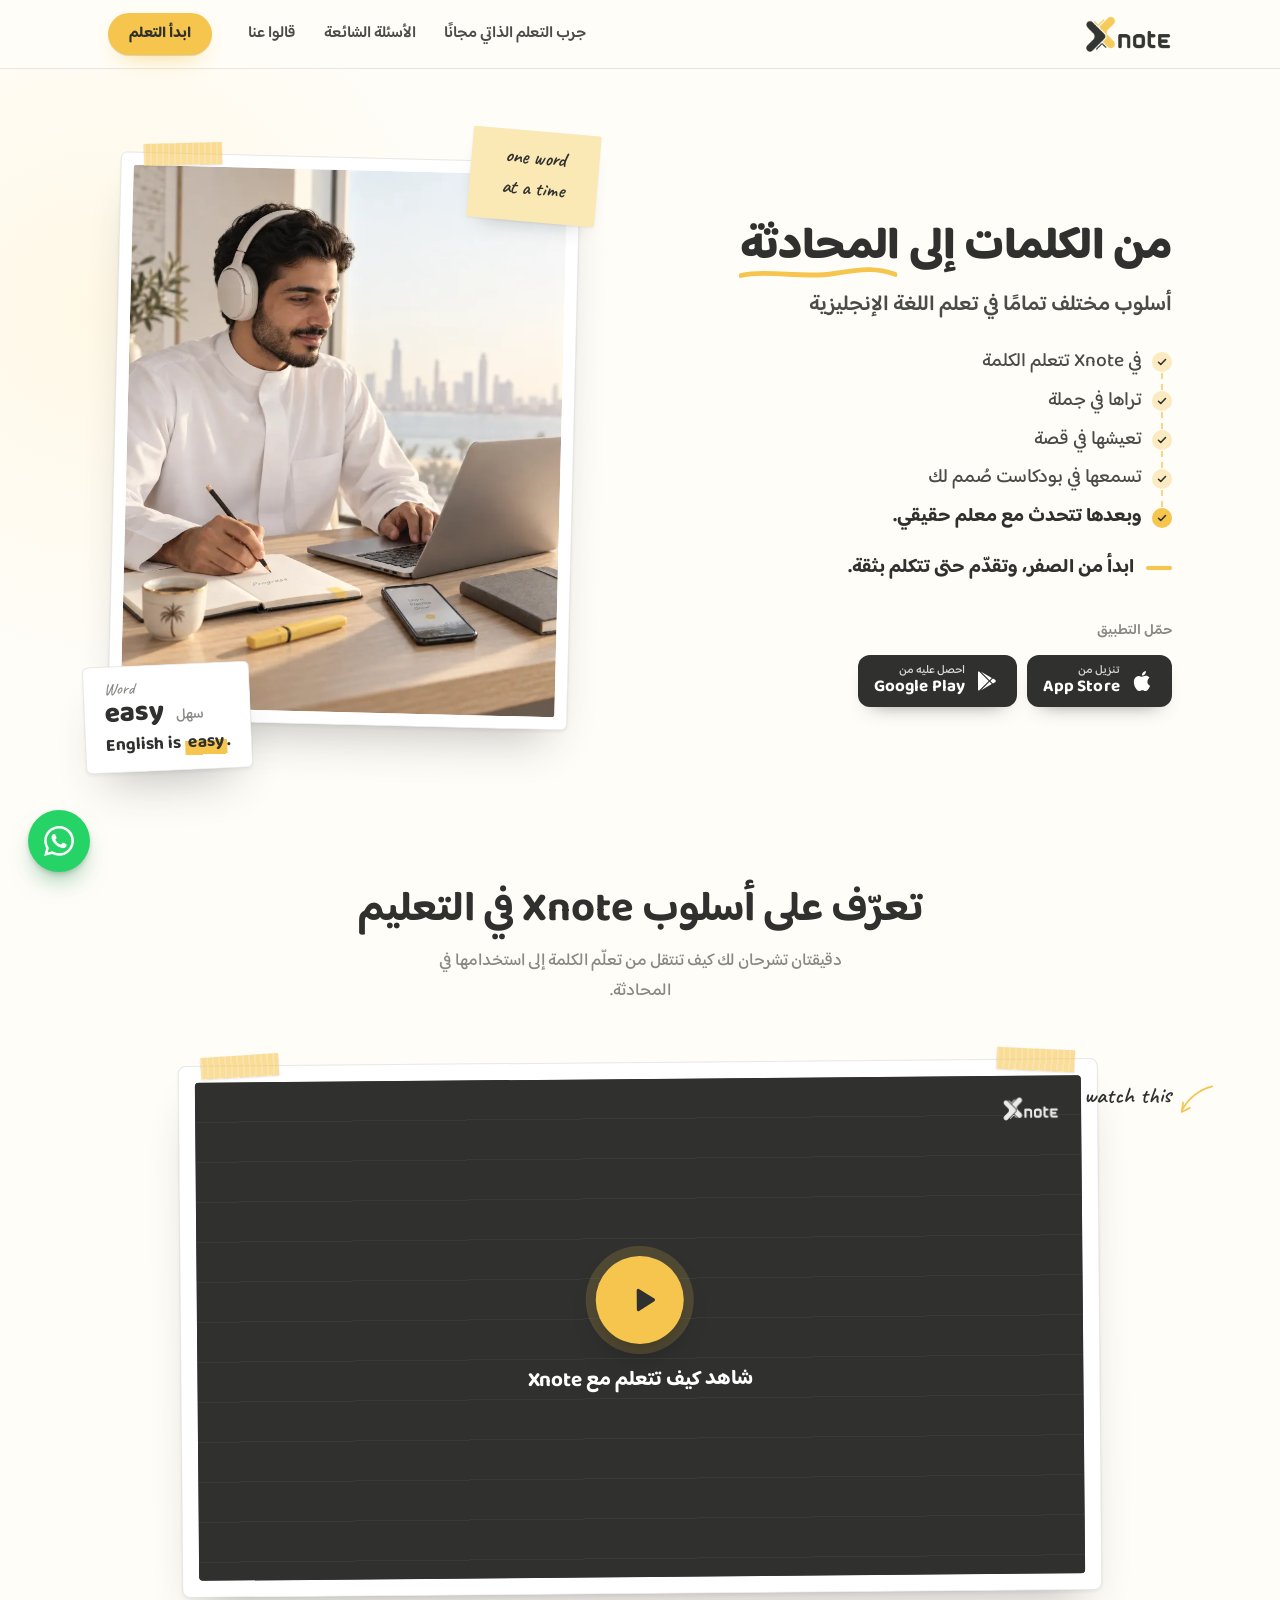
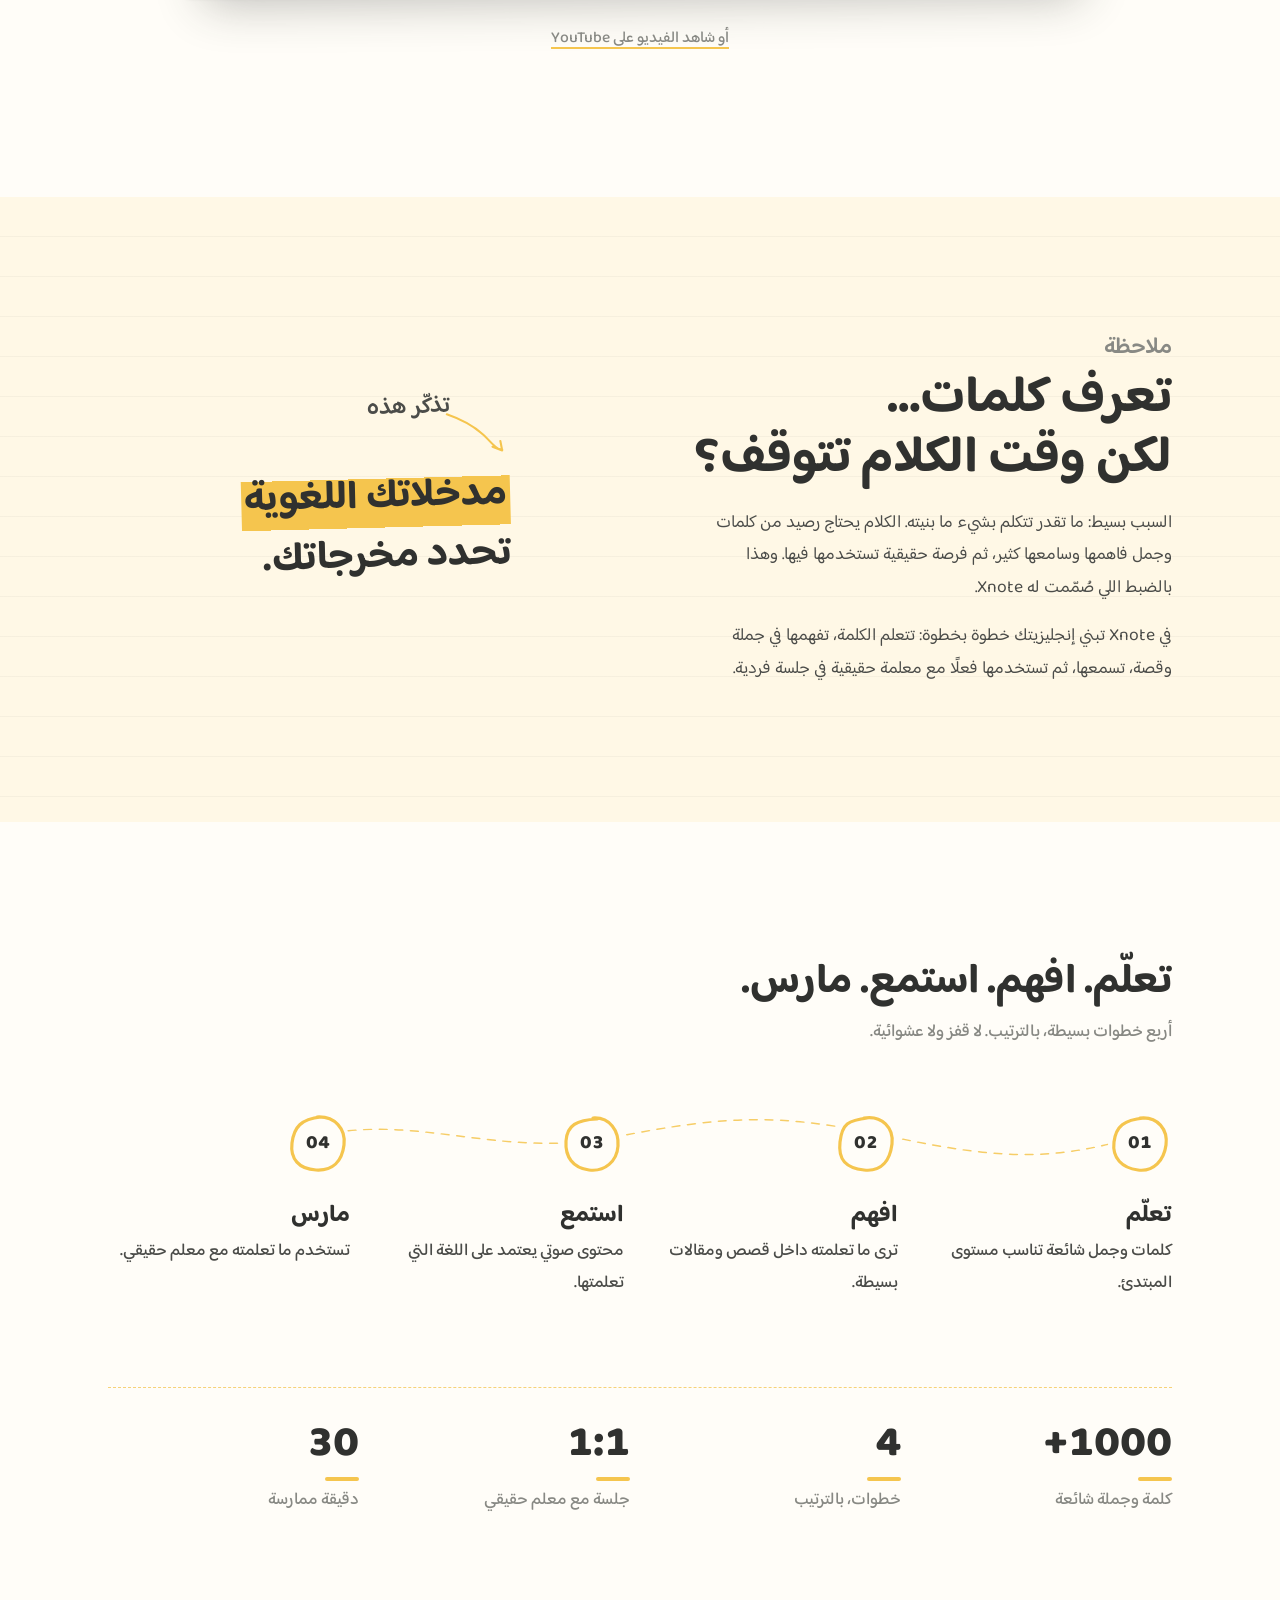
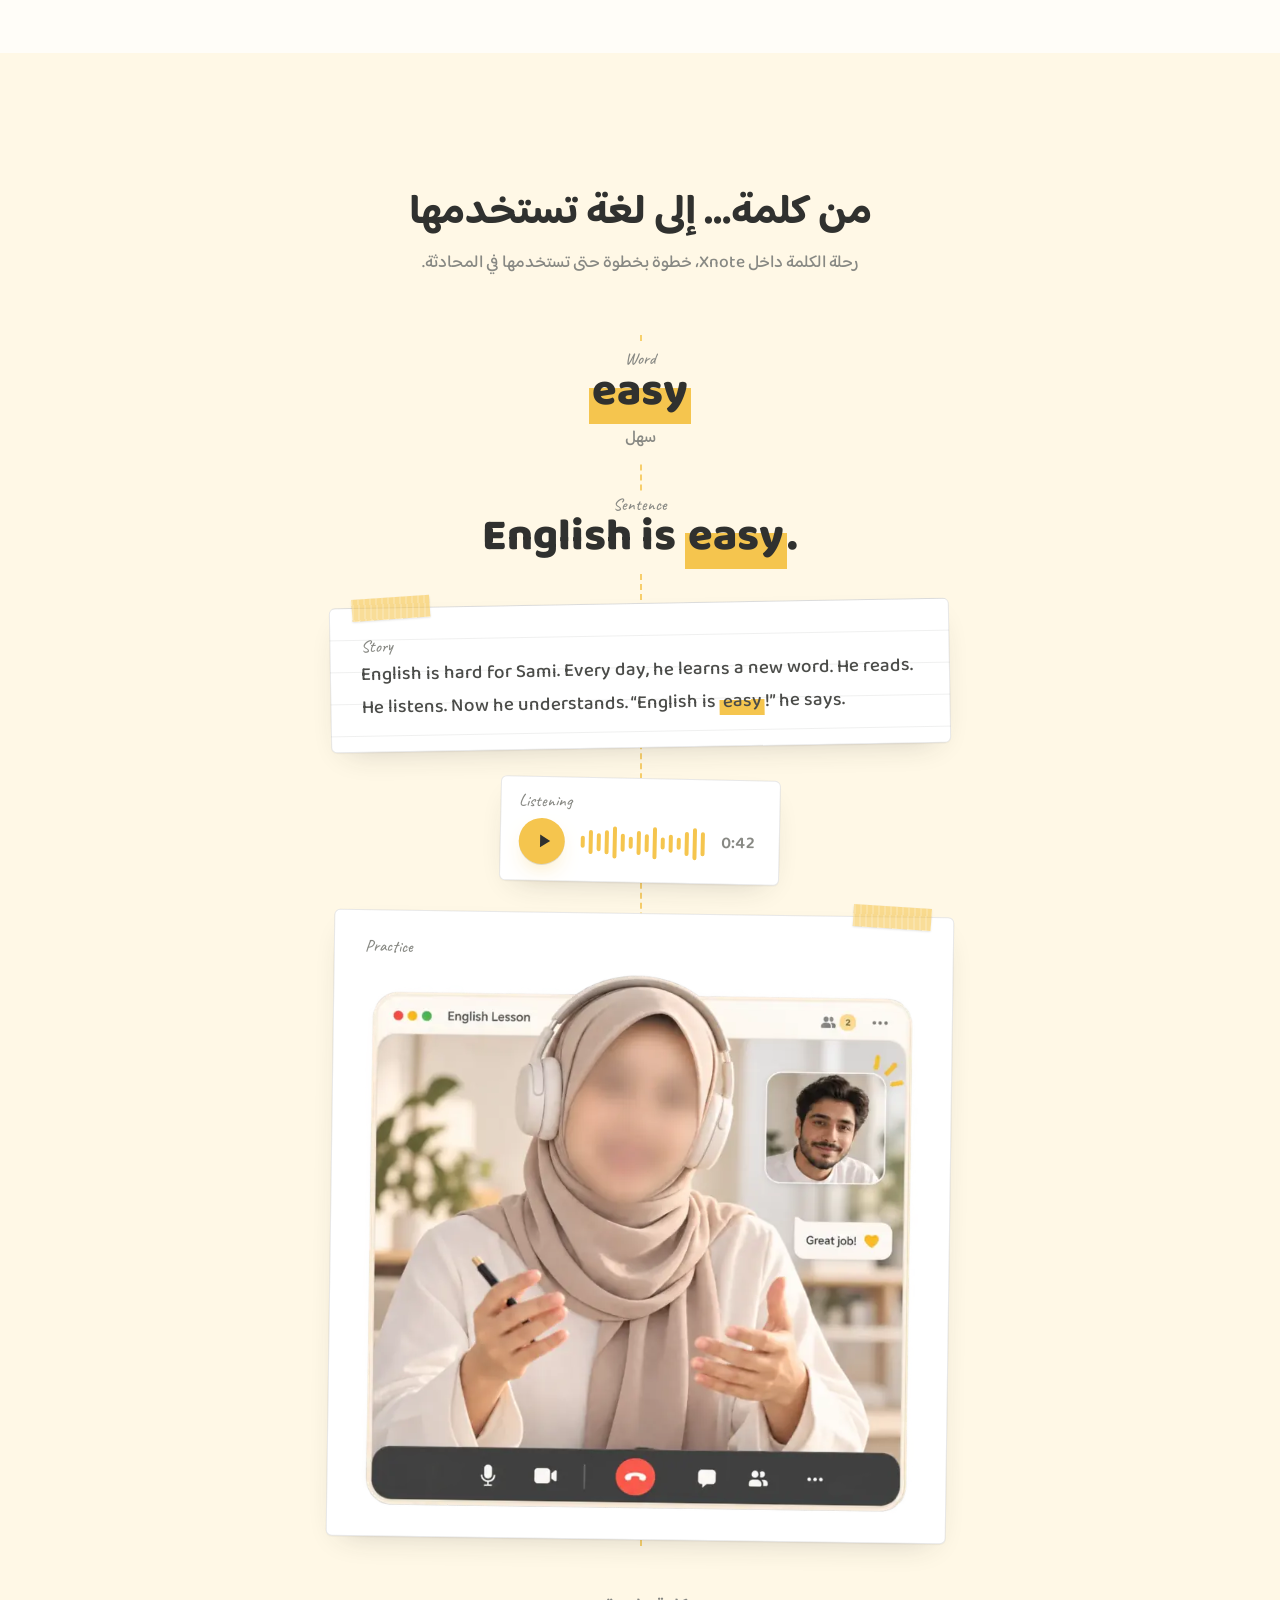
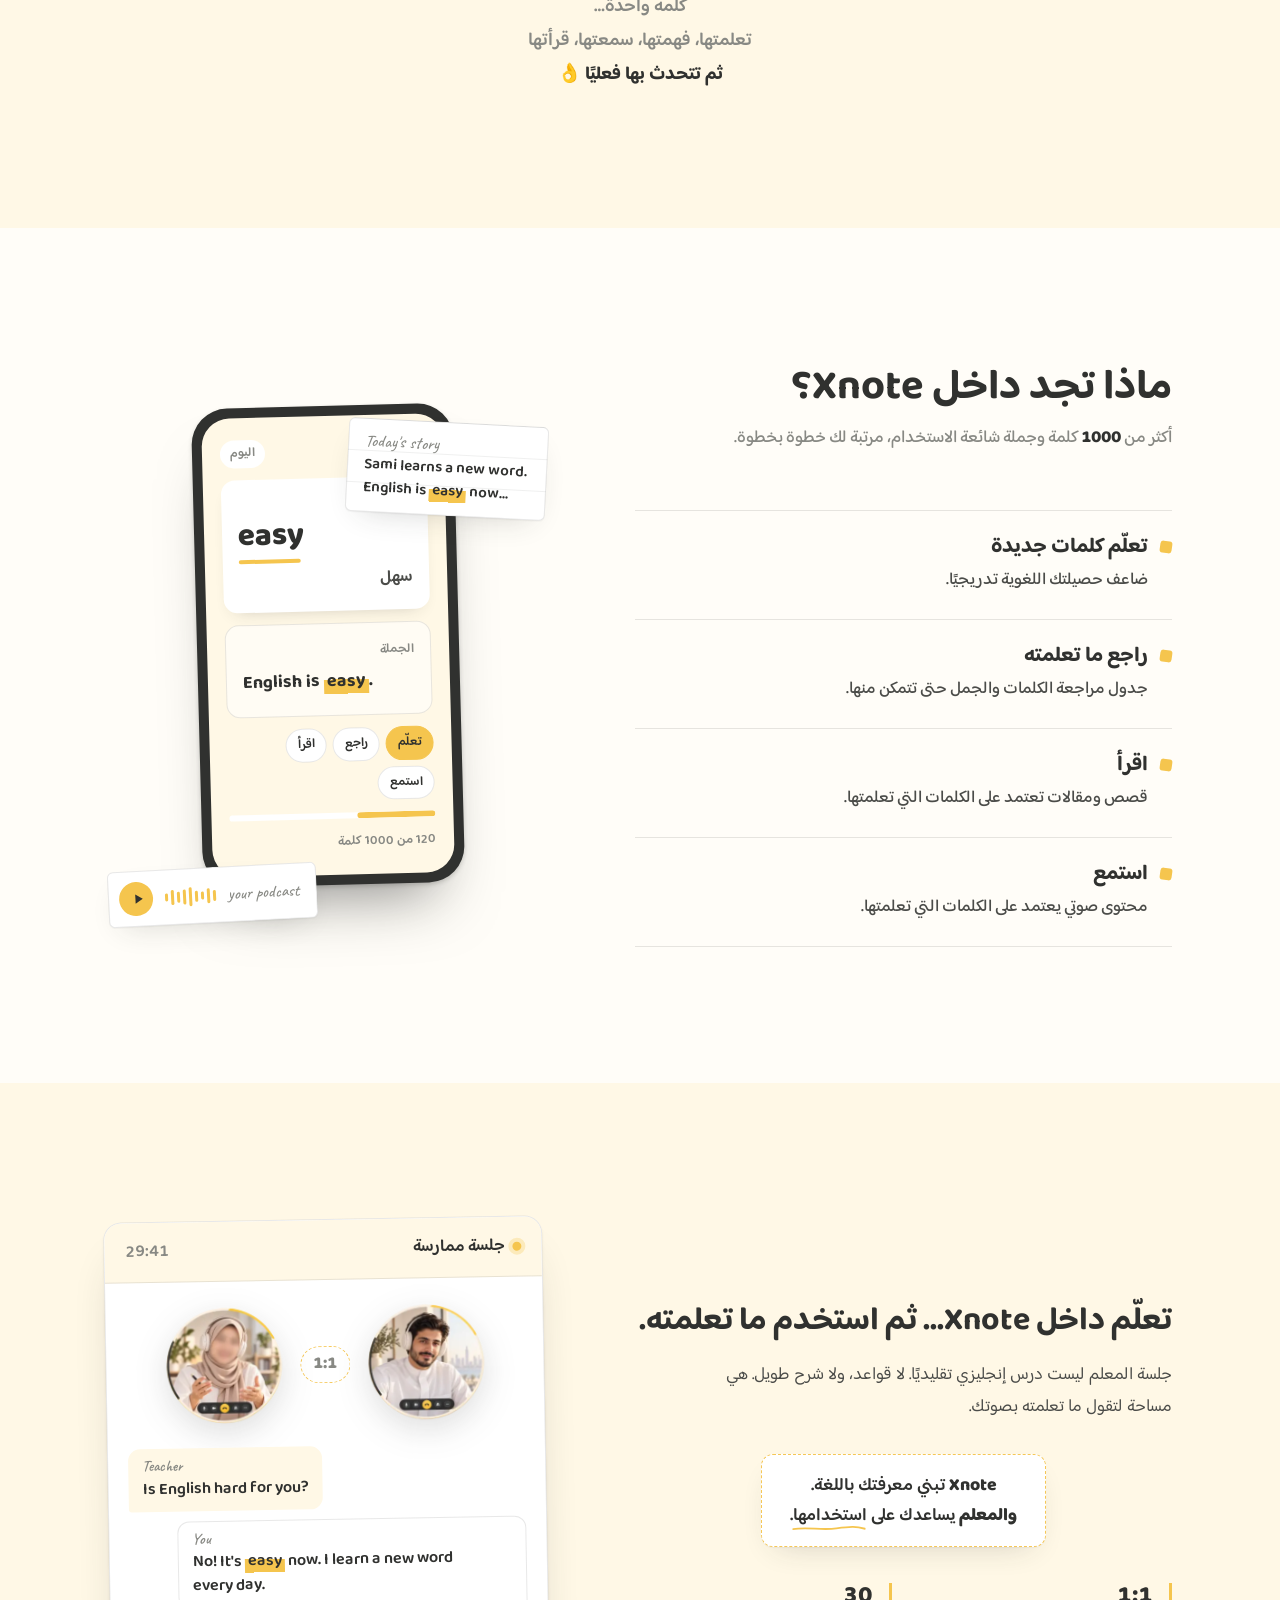
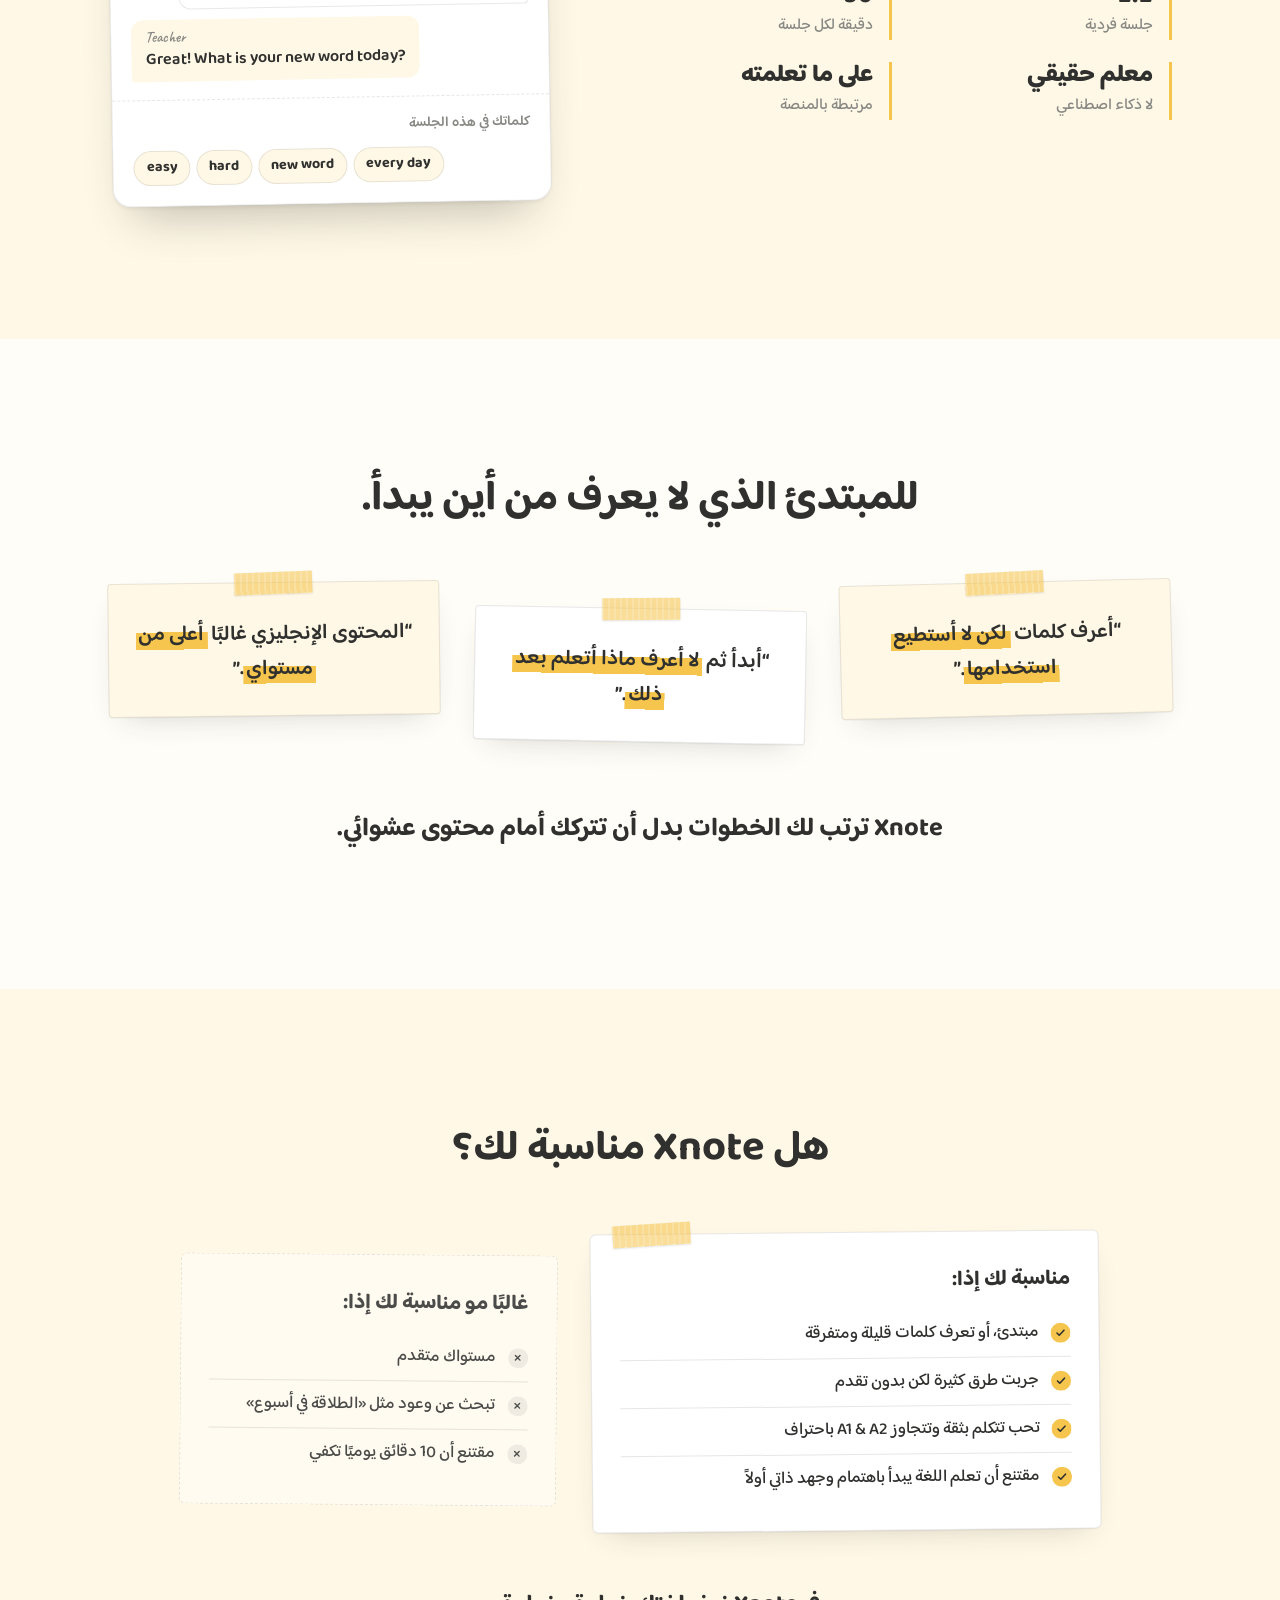
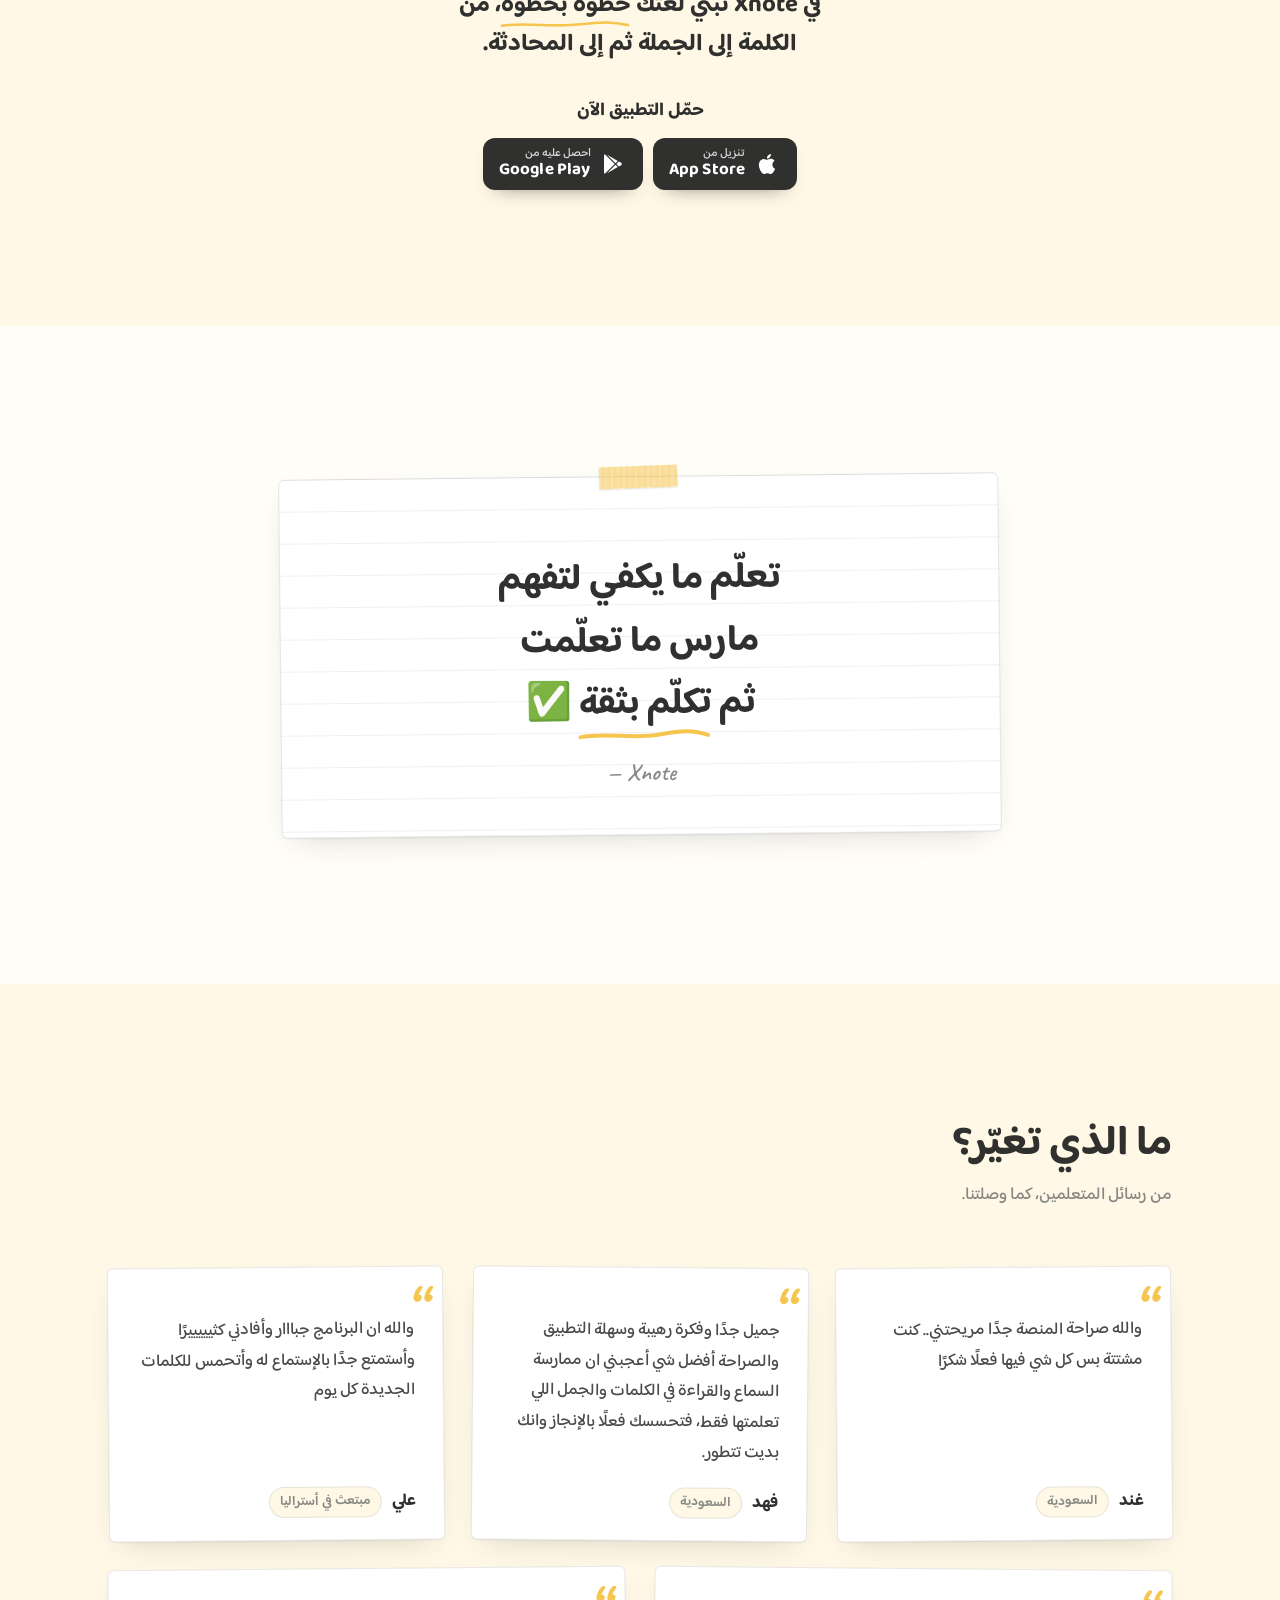
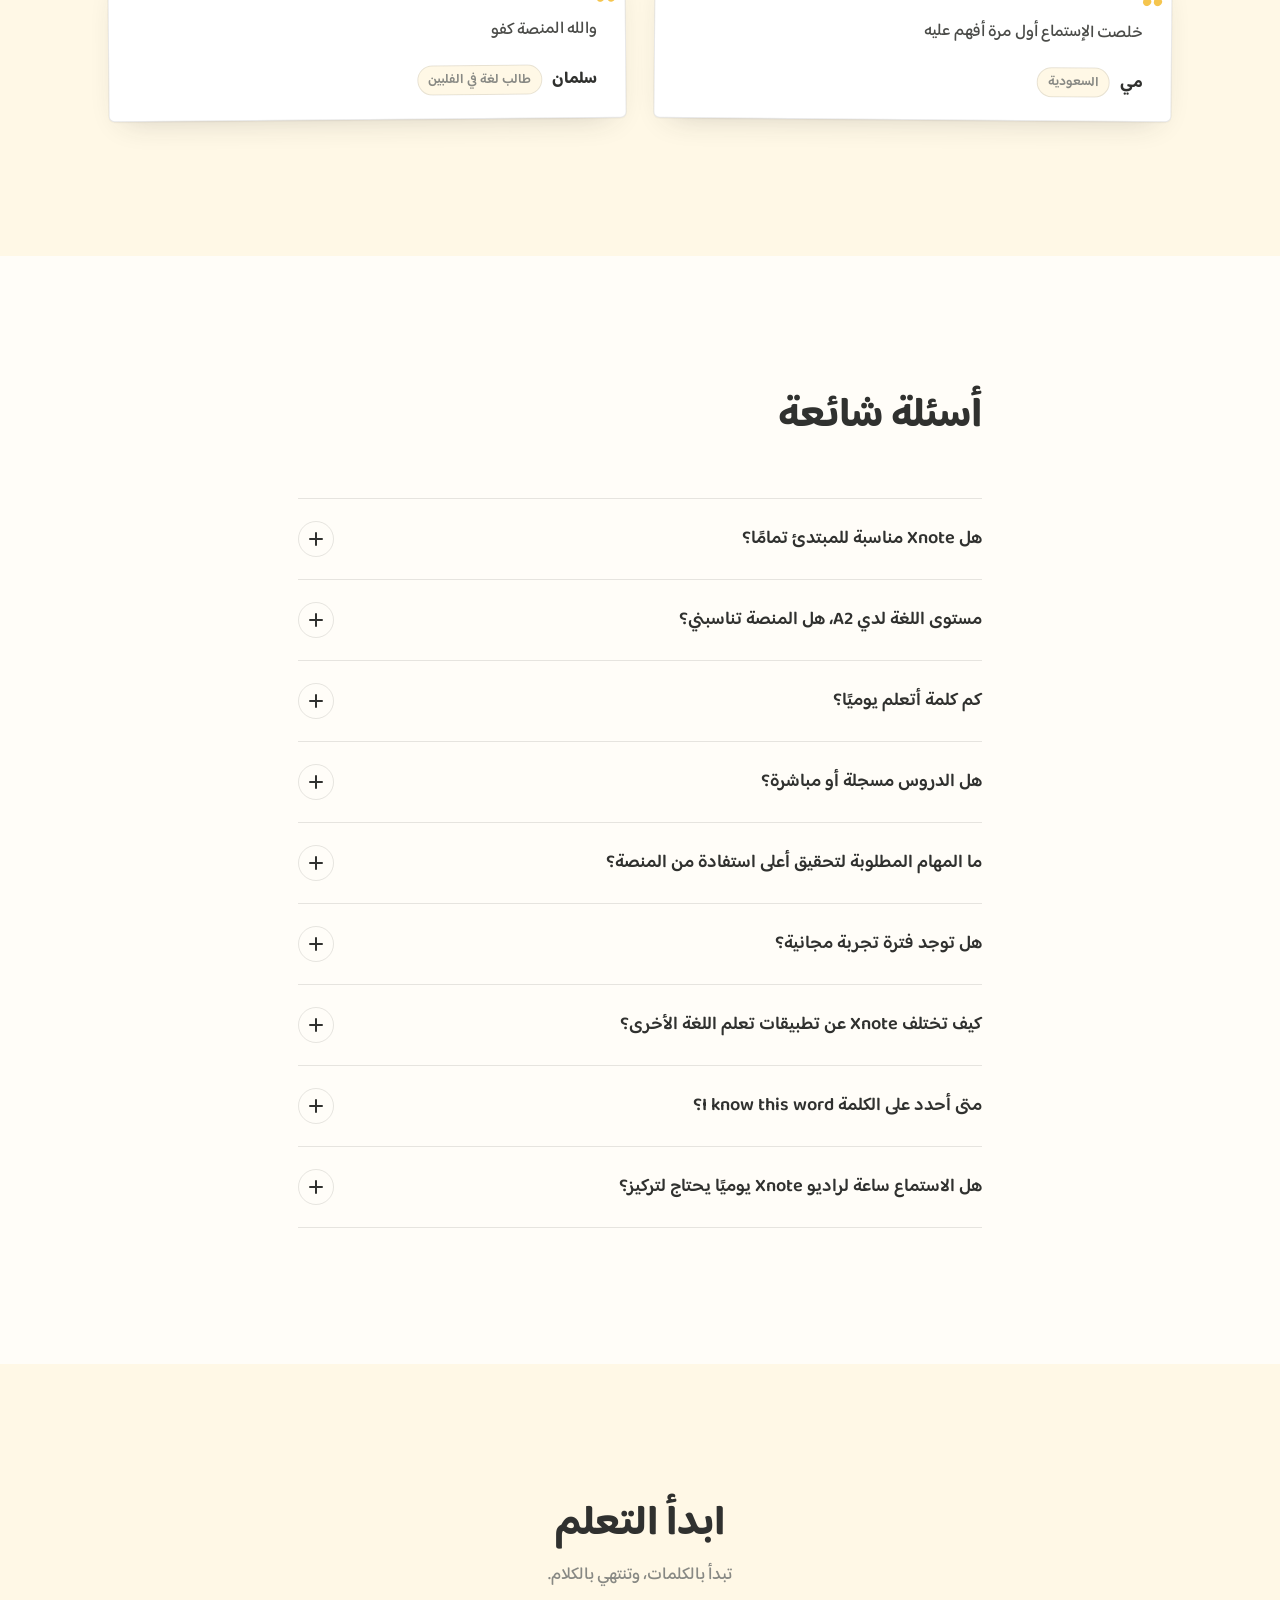
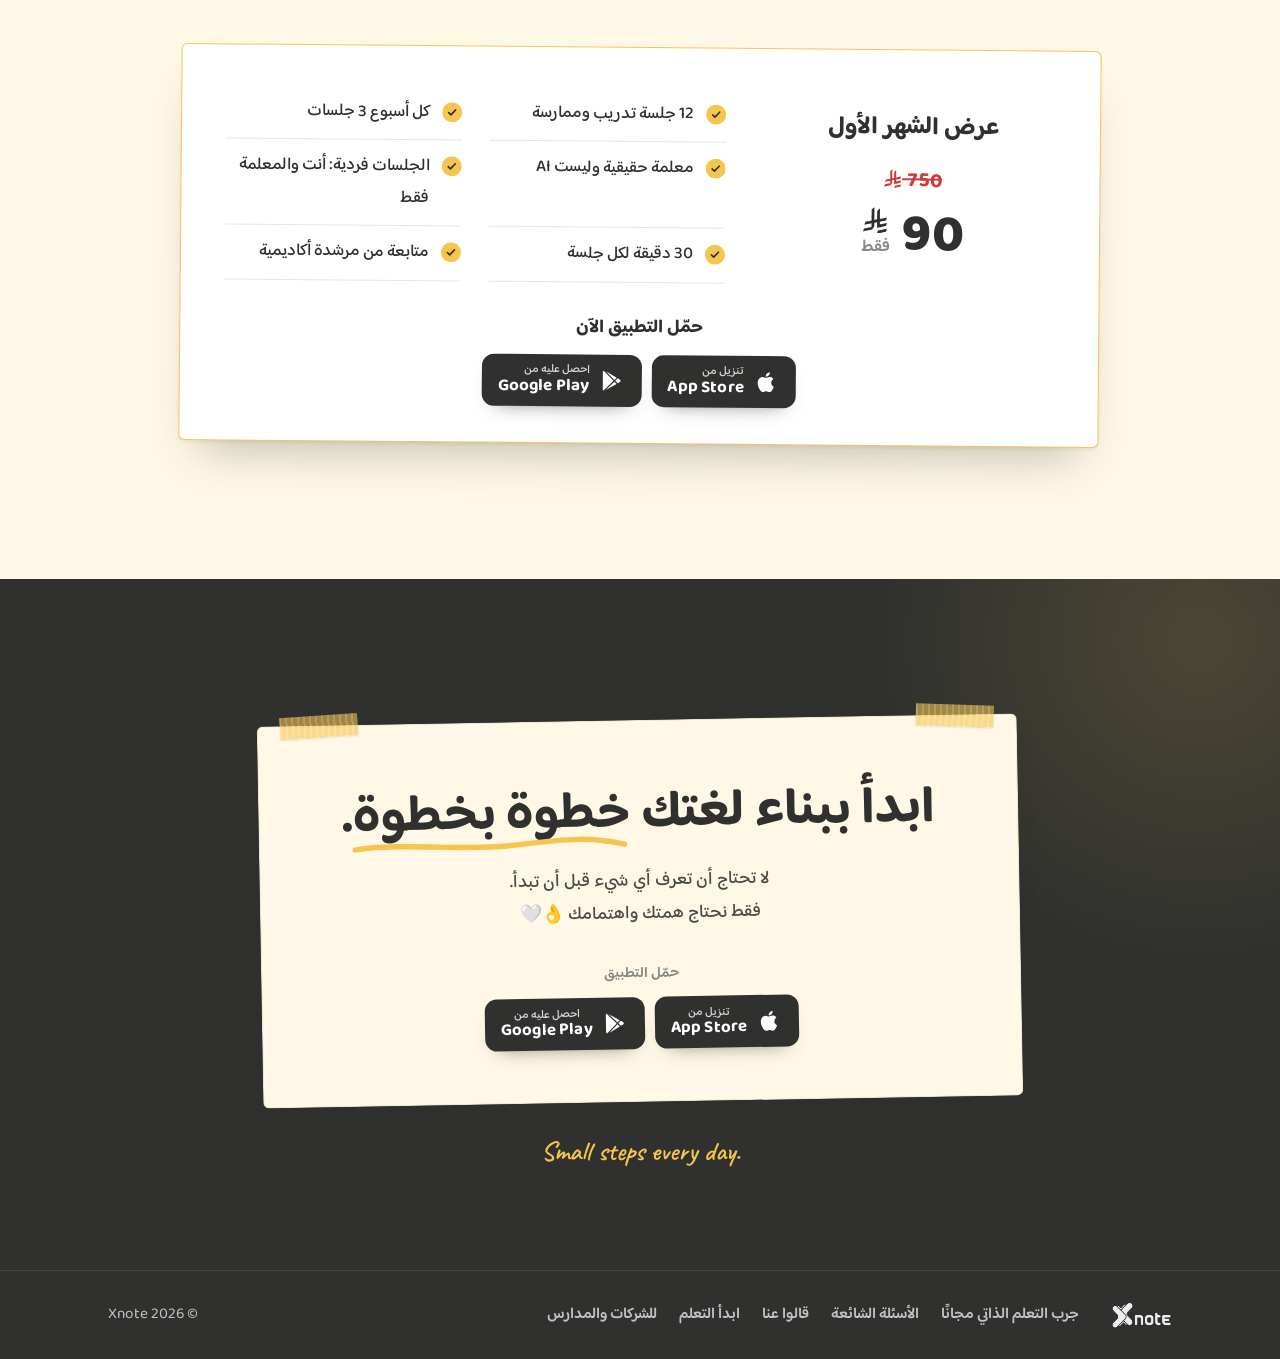
<file: index.html>
<!DOCTYPE html>
<html lang="ar" dir="rtl">
<head>
  <meta charset="UTF-8">
  <meta name="viewport" content="width=device-width, initial-scale=1">
  <title>&rlm;Xnote | من الكلمات إلى المحادثة</title>
  <meta name="description" content="Xnote: منصة لتعلم الإنجليزية للمبتدئين الناطقين بالعربية. تعلّم الكلمات والجمل، افهمها في قصص بسيطة، استمع إليها، ثم مارسها مع معلم حقيقي.">
  <meta name="theme-color" content="#FFFDF8">
  <link rel="icon" href="assets/logo.png" type="image/png">
  <link rel="preconnect" href="https://fonts.googleapis.com">
  <link rel="preconnect" href="https://fonts.gstatic.com" crossorigin>
  <link href="https://fonts.googleapis.com/css2?family=Baloo+Bhaijaan+2:wght@400;500;600;700;800&family=Caveat:wght@500;600&display=swap" rel="stylesheet">
  <link rel="stylesheet" href="styles.css?v=19">
</head>
<body>

<a class="skip-link" href="#main">تخطَّ إلى المحتوى</a>

<!-- ================= Header ================= -->
<header class="header" id="header">
  <div class="container header__inner">
    <a href="#" class="logo" aria-label="Xnote — الصفحة الرئيسية">
      <img src="assets/logo.png" alt="Xnote" width="471" height="215" class="logo__img">
    </a>
    <nav class="nav" id="nav" aria-label="التنقل الرئيسي">
      <a href="https://xnote.net/signup" class="nav__link">جرب التعلم الذاتي مجانًا</a>
      <a href="#faq" class="nav__link">الأسئلة الشائعة</a>
      <a href="#voices" class="nav__link">قالوا عنا</a>
      <a href="#plans" class="btn btn--primary btn--sm nav__cta">ابدأ التعلم</a>
    </nav>
    <button class="menu-btn" id="menuBtn" type="button" aria-expanded="false" aria-controls="nav" aria-label="القائمة">
      <span class="menu-btn__bar"></span><span class="menu-btn__bar"></span>
    </button>
  </div>
</header>

<main id="main">

<!-- ================= Hero ================= -->
<section class="hero" aria-labelledby="hero-title">
  <div class="container hero__grid">
    <div class="hero__copy">
      <h1 id="hero-title" class="h1 h1--hero reveal">
        <span class="h1__line">من الكلمات</span>
        <span class="h1__line">إلى <span class="u-draw">المحادثة<svg class="u-draw__svg" viewBox="0 0 300 16" preserveAspectRatio="none" aria-hidden="true"><path d="M4 10 C60 4, 120 13, 180 8 S260 3, 296 9"/></svg></span></span>
      </h1>
      <p class="hero__sub reveal">أسلوب مختلف تمامًا في تعلم اللغة الإنجليزية</p>
      <ol class="steps reveal">
        <li>في Xnote تتعلم الكلمة</li>
        <li>تراها في جملة</li>
        <li>تعيشها في قصة</li>
        <li>تسمعها في بودكاست صُمم لك</li>
        <li class="steps__goal">وبعدها تتحدث مع معلم حقيقي.</li>
      </ol>
      <p class="hero__promise reveal">ابدأ من الصفر، وتقدّم حتى تتكلم بثقة.</p>
      <div class="hero__cta reveal">
        <div class="apps">
          <span class="apps__label">حمّل التطبيق</span>
          <div class="apps__row">
            <a class="app-badge" href="https://apps.apple.com/sa/app/xnote/id6757708845" target="_blank" rel="noopener" aria-label="تنزيل تطبيق Xnote من App Store">
              <svg class="app-badge__icon" viewBox="0 0 24 24" aria-hidden="true"><path d="M18.71 19.5c-.83 1.24-1.71 2.45-3.05 2.47-1.34.03-1.77-.79-3.29-.79-1.53 0-2 .77-3.27.82-1.31.05-2.3-1.32-3.14-2.53C4.25 17 2.94 12.45 4.7 9.39c.87-1.52 2.43-2.48 4.12-2.51 1.28-.02 2.5.87 3.29.87.78 0 2.26-1.07 3.81-.91.65.03 2.47.26 3.64 1.98-.09.06-2.17 1.28-2.15 3.81.03 3.02 2.65 4.03 2.68 4.04-.03.07-.42 1.44-1.38 2.83M13 3.5c.73-.83 1.94-1.46 2.94-1.5.13 1.17-.34 2.35-1.04 3.19-.69.85-1.83 1.51-2.95 1.42-.15-1.15.41-2.35 1.05-3.11z"/></svg>
              <span class="app-badge__text"><small>تنزيل من</small><b dir="ltr" class="nowrap">App Store</b></span>
            </a>
            <a class="app-badge" href="https://play.google.com/store/apps/details?id=com.montajraqami.xnote" target="_blank" rel="noopener" aria-label="تنزيل تطبيق Xnote من Google Play">
              <svg class="app-badge__icon" viewBox="0 0 24 24" aria-hidden="true"><path d="M3 20.5V3.5c0-.59.34-1.11.84-1.35L13.69 12l-9.85 9.85c-.5-.25-.84-.76-.84-1.35m13.81-5.38L6.05 21.34l8.49-8.49 2.27 2.27m3.35-4.31c.34.27.59.69.59 1.19s-.22.9-.57 1.18l-2.29 1.32-2.5-2.5 2.5-2.5 2.27 1.31M6.05 2.66l10.76 6.22-2.27 2.27-8.49-8.49z"/></svg>
              <span class="app-badge__text"><small>احصل عليه من</small><b dir="ltr">Google Play</b></span>
            </a>
          </div>
        </div>
      </div>
    </div>

    <div class="hero__visual">
      <figure class="photo">
        <div class="sheet photo__print">
          <span class="tape tape--l" aria-hidden="true"></span>
          <picture>
            <source type="image/webp" srcset="assets/hero-720.webp 720w, assets/hero.webp 1122w" sizes="(min-width: 1000px) 460px, (min-width: 640px) 440px, 88vw">
            <img class="photo__img" src="assets/hero.jpg" srcset="assets/hero-720.jpg 720w, assets/hero.jpg 1122w" sizes="(min-width: 1000px) 460px, (min-width: 640px) 440px, 88vw" width="1122" height="1402" alt="متعلّم يستمع ويكتب كلمة إنجليزية في دفتره أثناء دراسته على منصة Xnote" fetchpriority="high" decoding="async">
          </picture>
        </div>

        <div class="sheet photo__card" dir="ltr" aria-hidden="true">
          <span class="pencil">Word</span>
          <p class="photo__word">easy <span class="photo__ar" dir="rtl">سهل</span></p>
          <p class="photo__sentence">English is <mark class="hl">easy</mark>.</p>
        </div>

        <div class="sticky sticky--hero" dir="ltr" aria-hidden="true"><span class="hand">one word<br>at a time</span></div>
      </figure>
    </div>
  </div>
</section>

<!-- ================= Video ================= -->
<section class="section section--video" id="video" aria-labelledby="video-title">
  <div class="container">
    <div class="section__head section__head--center reveal">
      <h2 id="video-title" class="h2 h-split"><span class="h-line">تعرّف على أسلوب</span> <span class="h-line">Xnote في التعليم</span></h2>
      <p class="sub">دقيقتان تشرحان لك كيف تنتقل من تعلّم الكلمة إلى استخدامها في المحادثة.</p>
    </div>
    <div class="frame reveal">
      <span class="tape tape--l"></span><span class="tape tape--r"></span>
      <div class="frame__inner">
        <a class="video ruled-dark" id="introVideo" data-video="ZBQqBk6bEqg" href="https://www.youtube.com/watch?v=ZBQqBk6bEqg" target="_blank" rel="noopener" aria-label="تشغيل الفيديو: تعرّف على أسلوب Xnote في التعليم">
          <img class="video__logo" src="assets/logo.png" alt="" width="471" height="215" loading="lazy">
          <span class="video__play" aria-hidden="true"><svg viewBox="0 0 24 24"><path d="M8 5.5v13a1 1 0 0 0 1.5.86l10.2-6.5a1 1 0 0 0 0-1.72L9.5 4.64A1 1 0 0 0 8 5.5z"/></svg></span>
          <span class="video__caption">شاهد كيف تتعلم مع Xnote</span>
        </a>
      </div>
      <span class="hand frame__note" dir="ltr">watch this
        <svg class="frame__arrow" viewBox="0 0 60 50"><path d="M56 6 C40 10, 22 20, 10 42 M22 38 L10 44 L12 30"/></svg>
      </span>
    </div>
    <p class="frame__alt reveal"><a href="https://www.youtube.com/watch?v=ZBQqBk6bEqg" target="_blank" rel="noopener">أو شاهد الفيديو على YouTube</a></p>
  </div>
</section>

<!-- ================= Problem ================= -->
<section class="section section--cream problem ruled-soft" aria-labelledby="problem-title">
  <div class="container problem__grid">
    <div class="problem__copy">
      <span class="hand problem__note">ملاحظة</span>
      <h2 id="problem-title" class="h2 h2--xl reveal">تعرف كلمات…<br>لكن وقت الكلام تتوقف؟</h2>
      <p class="reveal">السبب بسيط: ما تقدر تتكلم بشيء ما بنيته. الكلام يحتاج رصيد من كلمات وجمل فاهمها وسامعها كثير، ثم فرصة حقيقية تستخدمها فيها. وهذا بالضبط اللي صُمّمت له&nbsp;Xnote.</p>
      <p class="reveal">في Xnote تبني إنجليزيتك خطوة بخطوة: تتعلم الكلمة، تفهمها في جملة وقصة، تسمعها، ثم تستخدمها فعلًا مع معلمة حقيقية في جلسة فردية.</p>
    </div>
    <blockquote class="statement reveal">
      <span class="statement__text"><mark class="hl hl--wide">مدخلاتك اللغوية</mark> تحدد مخرجاتك.</span>
      <svg class="statement__arrow" viewBox="0 0 80 60" aria-hidden="true"><path d="M74 8 C58 14, 40 22, 24 40 S10 52, 6 54 M18 50 L6 55 L8 43"/></svg>
      <span class="hand statement__hand">تذكّر هذه</span>
    </blockquote>
  </div>
</section>

<!-- ================= Method ================= -->
<section class="section method" id="method" aria-labelledby="method-title">
  <div class="container">
    <div class="section__head reveal">
      <h2 id="method-title" class="h2 h-split"><span class="h-line">تعلّم. افهم.</span> <span class="h-line">استمع. مارس.</span></h2>
      <p class="sub">أربع خطوات بسيطة، بالترتيب. لا قفز ولا عشوائية.</p>
    </div>
    <ol class="path">
      <svg class="path__line" viewBox="0 0 1000 120" preserveAspectRatio="none" aria-hidden="true"><path d="M0 60 C120 20, 220 100, 360 62 S560 20, 700 62 S900 100, 1000 60"/></svg>
      <li class="path__step reveal">
        <span class="path__num"><svg viewBox="0 0 64 64" aria-hidden="true"><path d="M32 6 C50 4, 60 18, 58 33 S46 60, 30 58 S4 46, 6 30 S16 8, 36 6"/></svg>01</span>
        <h3 class="h3">تعلّم</h3>
        <p>كلمات وجمل شائعة تناسب مستوى المبتدئ.</p>
      </li>
      <li class="path__step reveal">
        <span class="path__num"><svg viewBox="0 0 64 64" aria-hidden="true"><path d="M30 6 C48 3, 60 16, 58 32 S48 60, 30 58 S4 48, 6 30 S14 8, 34 6"/></svg>02</span>
        <h3 class="h3">افهم</h3>
        <p>ترى ما تعلمته داخل قصص ومقالات بسيطة.</p>
      </li>
      <li class="path__step reveal">
        <span class="path__num"><svg viewBox="0 0 64 64" aria-hidden="true"><path d="M33 6 C50 5, 59 19, 58 34 S45 60, 29 58 S5 45, 6 29 S17 8, 37 7"/></svg>03</span>
        <h3 class="h3">استمع</h3>
        <p>محتوى صوتي يعتمد على اللغة التي تعلمتها.</p>
      </li>
      <li class="path__step reveal">
        <span class="path__num"><svg viewBox="0 0 64 64" aria-hidden="true"><path d="M31 5 C49 4, 60 17, 58 33 S47 59, 30 58 S4 47, 6 31 S15 7, 35 5"/></svg>04</span>
        <h3 class="h3">مارس</h3>
        <p>تستخدم ما تعلمته مع معلم حقيقي.</p>
      </li>
    </ol>
    <dl class="stats reveal">
      <div class="stat"><dt>كلمة وجملة شائعة</dt><dd>+1000</dd></div>
      <div class="stat"><dt>خطوات، بالترتيب</dt><dd>4</dd></div>
      <div class="stat"><dt>جلسة مع معلم حقيقي</dt><dd>1:1</dd></div>
      <div class="stat"><dt>دقيقة ممارسة</dt><dd>30</dd></div>
    </dl>
  </div>
</section>

<!-- ================= Word → Language ================= -->
<section class="section section--cream journey-section" aria-labelledby="flow-title">
  <div class="container">
    <div class="section__head section__head--center reveal">
      <h2 id="flow-title" class="h2 h-split"><span class="h-line">من كلمة…</span> <span class="h-line">إلى لغة تستخدمها</span></h2>
      <p class="sub">رحلة الكلمة داخل Xnote، خطوة بخطوة حتى تستخدمها في المحادثة.</p>
    </div>

    <div class="journey" dir="ltr">
      <div class="journey__spine" aria-hidden="true"></div>

      <div class="jstep jstep--word reveal">
        <span class="pencil">Word</span>
        <p class="jstep__big"><mark class="hl">easy</mark></p>
        <span class="jstep__ar" dir="rtl">سهل</span>
      </div>

      <div class="jstep jstep--sentence reveal">
        <span class="pencil">Sentence</span>
        <p class="jstep__big">English is <mark class="hl">easy</mark>.</p>
      </div>

      <article class="sheet jstep jstep--story ruled reveal">
        <span class="tape tape--l"></span>
        <span class="pencil">Story</span>
        <p class="jstep__story">English is hard for Sami. Every day, he learns a new word. He reads. He listens. Now he understands. “English is <mark class="hl">easy</mark>!” he says.</p>
      </article>

      <div class="sheet jstep jstep--audio reveal">
        <span class="pencil">Listening</span>
        <div class="player">
          <span class="player__btn"><svg viewBox="0 0 24 24"><path d="M8 5v14l11-7z"/></svg></span>
          <span class="wave wave--lg"><i></i><i></i><i></i><i></i><i></i><i></i><i></i><i></i><i></i><i></i><i></i><i></i><i></i><i></i><i></i><i></i></span>
          <span class="player__time">0:42</span>
        </div>
      </div>

      <article class="sheet jstep jstep--chat reveal">
        <span class="tape tape--r"></span>
        <span class="pencil">Practice</span>
        <figure class="call">
          <picture>
            <source type="image/webp" srcset="assets/practice-call-720.webp 720w, assets/practice-call.webp 1038w" sizes="(min-width: 700px) 560px, calc(100vw - 82px)">
            <img class="call__img" src="assets/practice-call.jpg" srcset="assets/practice-call-720.jpg 720w, assets/practice-call.jpg 1038w" sizes="(min-width: 700px) 560px, calc(100vw - 82px)" width="1038" height="1008" alt="مكالمة فيديو بين معلمة وطالب أثناء جلسة ممارسة على Xnote" loading="lazy" decoding="async">
          </picture>
        </figure>
      </article>
    </div>

    <p class="journey__caption reveal">كلمة واحدة…<br>تعلمتها، فهمتها، سمعتها، قرأتها<br><b class="journey__payoff">ثم تتحدث بها فعليًا 👌</b></p>
  </div>
</section>

<!-- ================= Inside Xnote ================= -->
<section class="section inside-section" aria-labelledby="inside-title">
  <div class="container inside">
    <div class="inside__copy">
      <div class="section__head reveal">
        <h2 id="inside-title" class="h2 h-split"><span class="h-line">ماذا تجد</span> <span class="h-line">داخل Xnote؟</span></h2>
        <p class="sub">أكثر من <strong class="num">1000</strong> كلمة وجملة شائعة الاستخدام، مرتبة لك خطوة بخطوة.</p>
      </div>
      <ul class="benefits">
        <li class="benefit reveal">
          <h3 class="h3">تعلّم كلمات جديدة</h3>
          <p>ضاعف حصيلتك اللغوية تدريجيًا.</p>
        </li>
        <li class="benefit reveal">
          <h3 class="h3">راجع ما تعلمته</h3>
          <p>جدول مراجعة الكلمات والجمل حتى تتمكن منها.</p>
        </li>
        <li class="benefit reveal">
          <h3 class="h3">اقرأ</h3>
          <p>قصص ومقالات تعتمد على الكلمات التي تعلمتها.</p>
        </li>
        <li class="benefit reveal">
          <h3 class="h3">استمع</h3>
          <p>محتوى صوتي يعتمد على الكلمات التي تعلمتها.</p>
        </li>
      </ul>
    </div>

    <div class="inside__visual reveal" aria-hidden="true">
      <div class="phone">
        <div class="phone__screen">
          <div class="phone__top">
            <img src="assets/logo.png" alt="" class="phone__logo" width="471" height="215">
            <span class="phone__pill">اليوم</span>
          </div>
          <div class="phone__card">
            <span class="phone__label">كلمة جديدة</span>
            <span class="phone__word" dir="ltr">easy</span>
            <span class="phone__ar">سهل</span>
          </div>
          <div class="phone__card phone__card--soft">
            <span class="phone__label">الجملة</span>
            <span class="phone__sent" dir="ltr">English is <mark class="hl">easy</mark>.</span>
          </div>
          <div class="phone__row">
            <span class="phone__chip phone__chip--on">تعلّم</span>
            <span class="phone__chip">راجع</span>
            <span class="phone__chip">اقرأ</span>
            <span class="phone__chip">استمع</span>
          </div>
          <div class="phone__progress"><i></i></div>
          <span class="phone__label">120 من 1000 كلمة</span>
        </div>
      </div>
      <div class="sheet sheet--mini sheet--mini-story ruled" dir="ltr">
        <span class="pencil">Today's story</span>
        <p>Sami learns a new word. English is <mark class="hl">easy</mark> now…</p>
      </div>
      <div class="sheet sheet--mini sheet--mini-pod" dir="ltr">
        <span class="player__btn player__btn--sm"><svg viewBox="0 0 24 24"><path d="M8 5v14l11-7z"/></svg></span>
        <span class="wave"><i></i><i></i><i></i><i></i><i></i><i></i><i></i><i></i><i></i></span>
        <span class="pencil">your podcast</span>
      </div>
    </div>
  </div>
</section>

<!-- ================= Practice ================= -->
<section class="section section--cream practice-section" aria-labelledby="practice-title">
  <div class="container practice">
    <div class="practice__copy">
      <h2 id="practice-title" class="h2 reveal h-split"><span class="h-line">تعلّم داخل Xnote…</span> <span class="h-line">ثم استخدم ما تعلمته.</span></h2>
      <p class="reveal">جلسة المعلم ليست درس إنجليزي تقليديًا. لا قواعد، ولا شرح طويل. هي مساحة لتقول ما تعلمته بصوتك.</p>
      <p class="relation reveal">
        <span class="relation__line"><b>Xnote</b> تبني معرفتك باللغة.</span>
        <span class="relation__line"><b>والمعلم</b> يساعدك على <span class="u-draw">استخدامها<svg class="u-draw__svg" viewBox="0 0 300 16" preserveAspectRatio="none" aria-hidden="true"><path d="M4 10 C60 4, 120 13, 180 8 S260 3, 296 9"/></svg></span>.</span>
      </p>
      <dl class="facts reveal">
        <div class="fact"><dd>1:1</dd><dt>جلسة فردية</dt></div>
        <div class="fact"><dd>30</dd><dt>دقيقة لكل جلسة</dt></div>
        <div class="fact"><dd>معلم حقيقي</dd><dt>لا ذكاء اصطناعي</dt></div>
        <div class="fact"><dd>على ما تعلمته</dd><dt>مرتبطة بالمنصة</dt></div>
      </dl>
    </div>

    <div class="session reveal" aria-hidden="true">
      <div class="session__bar">
        <span class="session__live"><i></i>جلسة ممارسة</span>
        <span class="session__time" dir="ltr">29:41</span>
      </div>
      <div class="session__people">
        <img class="avatar avatar--photo" src="assets/avatar-student.webp" width="256" height="256" alt="" loading="lazy" decoding="async">
        <span class="session__vs">1:1</span>
        <img class="avatar avatar--photo" src="assets/avatar-teacher.webp" width="256" height="256" alt="" loading="lazy" decoding="async">
      </div>
      <div class="session__chat" dir="ltr">
        <p class="bubble bubble--t"><span class="bubble__who">Teacher</span>Is English hard for you?</p>
        <p class="bubble bubble--s"><span class="bubble__who">You</span>No! It's <mark class="hl">easy</mark> now. I learn a new word every&nbsp;day.</p>
        <p class="bubble bubble--t"><span class="bubble__who">Teacher</span>Great! What is your new word today?</p>
      </div>
      <div class="session__words">
        <span class="session__wlabel">كلماتك في هذه الجلسة</span>
        <span class="chips" dir="ltr"><span class="chip">easy</span><span class="chip">hard</span><span class="chip">new word</span><span class="chip">every day</span></span>
      </div>
    </div>
  </div>
</section>

<!-- ================= Who ================= -->
<section class="section who" aria-labelledby="who-title">
  <div class="container">
    <div class="section__head section__head--center reveal">
      <h2 id="who-title" class="h2 h-split"><span class="h-line">للمبتدئ الذي لا يعرف</span> <span class="h-line">من أين يبدأ.</span></h2>
    </div>
    <ul class="notes">
      <li class="note reveal"><span class="tape tape--c"></span><p>“أعرف كلمات <mark class="hl">لكن لا أستطيع استخدامها</mark>.”</p></li>
      <li class="note reveal"><span class="tape tape--c"></span><p>“أبدأ ثم <mark class="hl">لا أعرف ماذا أتعلم بعد ذلك</mark>.”</p></li>
      <li class="note reveal"><span class="tape tape--c"></span><p>“المحتوى الإنجليزي غالبًا <mark class="hl">أعلى من مستواي</mark>.”</p></li>
    </ul>
    <p class="who__close reveal">Xnote ترتب لك الخطوات بدل أن تتركك أمام محتوى عشوائي.</p>
  </div>
</section>

<!-- ================= Fit ================= -->
<section class="section section--cream fit-section" id="fit" aria-labelledby="fit-title">
  <div class="container">
    <div class="section__head section__head--center reveal">
      <h2 id="fit-title" class="h2 h-split"><span class="h-line">هل Xnote</span> <span class="h-line">مناسبة لك؟</span></h2>
    </div>
    <div class="fit">
      <div class="fit__card fit__card--yes sheet reveal">
        <span class="tape tape--l"></span>
        <h3 class="fit__title">مناسبة لك إذا:</h3>
        <ul class="fit__list">
          <li>مبتدئ، أو تعرف كلمات قليلة ومتفرقة</li>
          <li>جربت طرق كثيرة لكن بدون تقدم</li>
          <li>تحب تتكلم بثقة وتتجاوز <span class="nowrap" dir="ltr">A1 &amp; A2</span> باحتراف</li>
          <li>مقتنع أن تعلم اللغة يبدأ باهتمام وجهد ذاتي&nbsp;أولاً</li>
        </ul>
      </div>
      <div class="fit__card fit__card--no reveal">
        <h3 class="fit__title">غالبًا مو مناسبة لك إذا:</h3>
        <ul class="fit__list">
          <li>مستواك متقدم</li>
          <li>تبحث عن وعود مثل «الطلاقة في أسبوع»</li>
          <li>مقتنع أن 10 دقائق يوميًا تكفي</li>
        </ul>
      </div>
    </div>
    <p class="fit__close reveal">في Xnote نبني لغتك <span class="nowrap"><span class="u-draw">خطوة بخطوة<svg class="u-draw__svg" viewBox="0 0 300 16" preserveAspectRatio="none" aria-hidden="true"><path d="M4 10 C60 4, 120 13, 180 8 S260 3, 296 9"/></svg></span>،</span> من الكلمة إلى الجملة ثم إلى المحادثة.</p>
    <div class="apps apps--center fit__apps reveal">
      <span class="apps__label apps__label--big">حمّل التطبيق الآن</span>
      <div class="apps__row">
        <a class="app-badge" href="https://apps.apple.com/sa/app/xnote/id6757708845" target="_blank" rel="noopener" aria-label="تنزيل تطبيق Xnote من App Store">
        <svg class="app-badge__icon" viewBox="0 0 24 24" aria-hidden="true"><path d="M18.71 19.5c-.83 1.24-1.71 2.45-3.05 2.47-1.34.03-1.77-.79-3.29-.79-1.53 0-2 .77-3.27.82-1.31.05-2.3-1.32-3.14-2.53C4.25 17 2.94 12.45 4.7 9.39c.87-1.52 2.43-2.48 4.12-2.51 1.28-.02 2.5.87 3.29.87.78 0 2.26-1.07 3.81-.91.65.03 2.47.26 3.64 1.98-.09.06-2.17 1.28-2.15 3.81.03 3.02 2.65 4.03 2.68 4.04-.03.07-.42 1.44-1.38 2.83M13 3.5c.73-.83 1.94-1.46 2.94-1.5.13 1.17-.34 2.35-1.04 3.19-.69.85-1.83 1.51-2.95 1.42-.15-1.15.41-2.35 1.05-3.11z"/></svg>
        <span class="app-badge__text"><small>تنزيل من</small><b dir="ltr" class="nowrap">App Store</b></span>
        </a>
        <a class="app-badge" href="https://play.google.com/store/apps/details?id=com.montajraqami.xnote" target="_blank" rel="noopener" aria-label="تنزيل تطبيق Xnote من Google Play">
        <svg class="app-badge__icon" viewBox="0 0 24 24" aria-hidden="true"><path d="M3 20.5V3.5c0-.59.34-1.11.84-1.35L13.69 12l-9.85 9.85c-.5-.25-.84-.76-.84-1.35m13.81-5.38L6.05 21.34l8.49-8.49 2.27 2.27m3.35-4.31c.34.27.59.69.59 1.19s-.22.9-.57 1.18l-2.29 1.32-2.5-2.5 2.5-2.5 2.27 1.31M6.05 2.66l10.76 6.22-2.27 2.27-8.49-8.49z"/></svg>
        <span class="app-badge__text"><small>احصل عليه من</small><b dir="ltr">Google Play</b></span>
        </a>
      </div>
    </div>
  </div>
</section>

<!-- ================= Philosophy ================= -->
<section class="section section--quiet philosophy-section" aria-label="فلسفة Xnote">
  <div class="container">
    <blockquote class="philosophy sheet ruled reveal">
      <span class="tape tape--c"></span>
      <p>تعلّم ما يكفي لتفهم</p>
      <p>مارس ما تعلّمت</p>
      <p>ثم <span class="u-draw">تكلّم بثقة<svg class="u-draw__svg" viewBox="0 0 300 16" preserveAspectRatio="none" aria-hidden="true"><path d="M4 10 C60 4, 120 13, 180 8 S260 3, 296 9"/></svg></span> <span class="nowrap">✅</span></p>
      <footer class="hand" dir="ltr">— Xnote</footer>
    </blockquote>
  </div>
</section>

<!-- ================= Voices ================= -->
<section class="section section--cream" id="voices" aria-labelledby="voices-title">
  <div class="container">
    <div class="section__head section__head--phone-center reveal">
      <h2 id="voices-title" class="h2">ما الذي تغيّر؟</h2>
      <p class="sub">من رسائل المتعلمين، كما وصلتنا.</p>
    </div>
    <ul class="quotes" tabindex="0" aria-label="آراء المتعلمين">
      <li class="quote sheet reveal">
        <span class="quote__mark" aria-hidden="true">“</span>
        <p>والله صراحة المنصة جدًا مريحتني.. كنت مشتتة بس كل شي فيها فعلًا شكرًا</p>
        <footer><b>غند</b><span class="loc">السعودية</span></footer>
      </li>
      <li class="quote sheet reveal">
        <span class="quote__mark" aria-hidden="true">“</span>
        <p>جميل جدًا وفكرة رهيبة وسهلة التطبيق والصراحة أفضل شي أعجبني ان ممارسة السماع والقراءة في الكلمات والجمل اللي تعلمتها فقط، فتحسسك فعلًا بالإنجاز وانك بديت تتطور.</p>
        <footer><b>فهد</b><span class="loc">السعودية</span></footer>
      </li>
      <li class="quote sheet reveal">
        <span class="quote__mark" aria-hidden="true">“</span>
        <p>والله ان البرنامج جبااار وأفادني كثيييييرًا وأستمتع جدًا بالإستماع له وأتحمس للكلمات الجديدة كل يوم</p>
        <footer><b>علي</b><span class="loc">مبتعث في أستراليا</span></footer>
      </li>
      <li class="quote sheet reveal">
        <span class="quote__mark" aria-hidden="true">“</span>
        <p>خلصت الإستماع أول مرة أفهم عليه</p>
        <footer><b>مي</b><span class="loc">السعودية</span></footer>
      </li>
      <li class="quote sheet reveal">
        <span class="quote__mark" aria-hidden="true">“</span>
        <p>والله المنصة كفو</p>
        <footer><b>سلمان</b><span class="loc">طالب لغة في الفلبين</span></footer>
      </li>
    </ul>
    <p class="quotes__hint" aria-hidden="true">اسحب لقراءة المزيد</p>
  </div>
</section>

<!-- ================= FAQ ================= -->
<section class="section" id="faq" aria-labelledby="faq-title">
  <div class="container container--narrow">
    <div class="section__head reveal">
      <h2 id="faq-title" class="h2">أسئلة شائعة</h2>
    </div>
    <div class="faq reveal">
      <div class="faq__item">
        <h3><button class="faq__q" type="button" aria-expanded="false" aria-controls="faq-1" id="faq-1-btn">هل Xnote مناسبة للمبتدئ تمامًا؟<span class="faq__icon" aria-hidden="true"></span></button></h3>
        <div class="faq__panel" id="faq-1" role="region" aria-labelledby="faq-1-btn"><div class="faq__body"><p>نعم. Xnote مصممة لمن يبدأ من الصفر. تبدأ بكلمات وجمل بسيطة جدًا، وتتدرج معك خطوة بخطوة: تتعلم الكلمة، ثم تراها في جملة، ثم في قصة، ثم تسمعها.</p></div></div>
      </div>
      <div class="faq__item">
        <h3><button class="faq__q" type="button" aria-expanded="false" aria-controls="faq-2" id="faq-2-btn">مستوى اللغة لدي A2، هل المنصة تناسبني؟<span class="faq__icon" aria-hidden="true"></span></button></h3>
        <div class="faq__panel" id="faq-2" role="region" aria-labelledby="faq-2-btn"><div class="faq__body"><p>Xnote مبنية أساسًا للمبتدئين (A0–A1). إذا كان مستواك A2 فقد تجد بداية المحتوى سهلة، لكن الفارق المفيد لك جلسات الممارسة، لأنها راح تساعدك تستخدم مخزونك من الكلمات في محادثة حقيقية مناسبة لمستواك.</p></div></div>
      </div>
      <div class="faq__item">
        <h3><button class="faq__q" type="button" aria-expanded="false" aria-controls="faq-3" id="faq-3-btn">كم كلمة أتعلم يوميًا؟<span class="faq__icon" aria-hidden="true"></span></button></h3>
        <div class="faq__panel" id="faq-3" role="region" aria-labelledby="faq-3-btn"><div class="faq__body"><p>مسموح لك حتى 10 كلمات يوميًا، لكن ننصح يوميًا من كلمتين حتى 5 كلمات. القليل المستمر يساعدك على الإتقان والاستفادة منها فعليًا في جلسات الممارسة.</p></div></div>
      </div>
      <div class="faq__item">
        <h3><button class="faq__q" type="button" aria-expanded="false" aria-controls="faq-4" id="faq-4-btn">هل الدروس مسجلة أو مباشرة؟<span class="faq__icon" aria-hidden="true"></span></button></h3>
        <div class="faq__panel" id="faq-4" role="region" aria-labelledby="faq-4-btn"><div class="faq__body"><p>جلسات التدريب والممارسة فردية ومباشرة، يكون معك معلمة حقيقية وليس AI. هدف الجلسات تدربك على المحادثة وليس مجرد شرح قواعد نظرية!</p></div></div>
      </div>
      <div class="faq__item">
        <h3><button class="faq__q" type="button" aria-expanded="false" aria-controls="faq-5" id="faq-5-btn">ما المهام المطلوبة لتحقيق أعلى استفادة من المنصة؟<span class="faq__icon" aria-hidden="true"></span></button></h3>
        <div class="faq__panel" id="faq-5" role="region" aria-labelledby="faq-5-btn"><div class="faq__body"><p>أربع مهام يومية بسيطة: تعلّم الكلمات الجديدة، راجع ما سبق، اقرأ قصة أو مقالًا بمستواك، واستمع إلى البودكاست. وإذا كنت مشتركًا في عرض الشهر الأول، احضر جلساتك واستخدم فيها ما تعلمته.</p></div></div>
      </div>
      <div class="faq__item">
        <h3><button class="faq__q" type="button" aria-expanded="false" aria-controls="faq-6" id="faq-6-btn">هل توجد فترة تجربة مجانية؟<span class="faq__icon" aria-hidden="true"></span></button></h3>
        <div class="faq__panel" id="faq-6" role="region" aria-labelledby="faq-6-btn"><div class="faq__body"><p>حمّل التطبيق مباشرة واستمتع بفترة تجريبية لباقة التعلم الذاتي لمدة يومين مجانًا.</p></div></div>
      </div>
      <div class="faq__item">
        <h3><button class="faq__q" type="button" aria-expanded="false" aria-controls="faq-7" id="faq-7-btn">كيف تختلف Xnote عن تطبيقات تعلم اللغة الأخرى؟<span class="faq__icon" aria-hidden="true"></span></button></h3>
        <div class="faq__panel" id="faq-7" role="region" aria-labelledby="faq-7-btn"><div class="faq__body"><p>ميزة أسلوب Xnote أنك تعيش في محيط مخزونك اللغوي بشكل مستمر: تقرأ وتسمع وتكتب شيئًا مفهومًا لك، ثم تتحدث بناءً على ما تعلمت من كلمات.</p></div></div>
      </div>
      <div class="faq__item">
        <h3><button class="faq__q" type="button" aria-expanded="false" aria-controls="faq-8" id="faq-8-btn"><span class="faq__qtext">متى أحدد على الكلمة <span dir="ltr" class="nowrap">I know this word</span>؟</span><span class="faq__icon" aria-hidden="true"></span></button></h3>
        <div class="faq__panel" id="faq-8" role="region" aria-labelledby="faq-8-btn"><div class="faq__body">
          <p>إذا تعلّمت كلمة جديدة لا تستعجل وتضغط مباشرة على <span dir="ltr">"I know this"</span>. ما يكفي أنك تعرف الكلمة بس، لازم تتأكد من هالأشياء قبل:</p>
          <ol class="faq__steps">
            <li><b>تأكد إنك تعرف تكتبها صح</b><span>إذا حسّيت إنك ما تعرف تكتبها إملائيًا حطّها بقائمة المراجعة.</span></li>
            <li><b>تأكد من نطقها الصحيح</b><span>اسمع الكلمة أكثر من مرة وكرّرها بصوتك.</span></li>
            <li><b>استخدمها في جملة</b><span>لا تخليها كلمة تحفظها بس، جرّب تكتب أو تقول جملة تحتوي هذه الكلمة.</span></li>
            <li><b>تأكد إنها حاضرة في ذهنك</b><span>يعني لو سمعتها أو قرأتها تعرف معناها وتعرف كيف تستخدمها.</span></li>
          </ol>
        </div></div>
      </div>
      <div class="faq__item">
        <h3><button class="faq__q" type="button" aria-expanded="false" aria-controls="faq-9" id="faq-9-btn">هل الاستماع ساعة لراديو Xnote يوميًا يحتاج لتركيز؟<span class="faq__icon" aria-hidden="true"></span></button></h3>
        <div class="faq__panel" id="faq-9" role="region" aria-labelledby="faq-9-btn"><div class="faq__body"><p>أبدًا، غير مهم التركيز. ممكن تستمع وأنت مشغول بترتيب غرفتك، أو غسيل صحونك، أو تمارس الرياضة. المهم حافظ على ساعة الاستماع يوميًا.</p></div></div>
      </div>
    </div>
  </div>
</section>

<!-- ================= Plans ================= -->
<section class="section section--cream plans-section" id="plans" aria-labelledby="plans-title">
  <svg width="0" height="0" style="position:absolute" aria-hidden="true"><symbol id="sar" viewBox="0 0 1256 1256"><path d="M0,0M750,1119 C730,1163,716,1211,711,1262 C711,1262,1136,1172,1136,1172 C1156,1127,1169,1079,1174,1028 C1174,1028,750,1119,750,1119Z M1136,901 C1136,901,1136,901,1136,901 C1156,857,1169,809,1174,758 C1174,758,843,828,843,828 C843,828,843,693,843,693 C843,693,1136,631,1136,631 C1156,587,1169,538,1174,488 C1174,488,843,558,843,558 C843,558,843,72,843,72 C793,100,748,138,711,183 C711,183,711,586,711,586 C711,586,579,614,579,614 C579,614,579,6,579,6 C528,34,483,72,447,117 C447,117,447,642,447,642 C447,642,151,705,151,705 C131,750,117,798,112,849 C112,849,447,777,447,777 C447,777,447,948,447,948 C447,948,88,1024,88,1024 C68,1068,55,1117,50,1167 C50,1167,425,1088,425,1088 C456,1081,482,1063,499,1038 C499,1038,568,936,568,936 C568,936,568,936,568,936 C575,926,579,913,579,899 C579,899,579,749,579,749 C579,749,711,721,711,721 C711,721,711,992,711,992 C711,992,1136,901,1136,901Z"/></symbol></svg>
  <div class="container">
    <div class="section__head section__head--center reveal">
      <h2 id="plans-title" class="h2">ابدأ التعلم</h2>
      <p class="sub">تبدأ بالكلمات، وتنتهي بالكلام.</p>
    </div>
    <ul class="plans plans--single">
      <li class="plan plan--featured sheet reveal">
        <div class="plan__info">
          <h3 class="plan__name">عرض الشهر الأول</h3>
          <p class="plan__was"><s class="plan__old">750 <svg class="sar" aria-hidden="true"><use href="#sar"/></svg><span class="sr-only">ريال سعودي</span></s></p>
          <p class="plan__price plan__price--center">
            <span class="plan__amount">90</span>
            <span class="plan__unit"><span class="plan__cur"><svg class="sar" aria-hidden="true"><use href="#sar"/></svg><span class="sr-only">ريال سعودي</span></span><span class="plan__per">فقط</span></span>
          </p>
        </div>
        <ul class="plan__list ruled-list">
          <li>12 جلسة تدريب وممارسة</li>
          <li>كل أسبوع 3 جلسات</li>
          <li>معلمة حقيقية وليست AI</li>
          <li>الجلسات فردية: أنت والمعلمة فقط</li>
          <li>30 دقيقة لكل جلسة</li>
          <li>متابعة من مرشدة أكاديمية</li>
        </ul>
        <div class="apps apps--center plan__apps">
          <span class="apps__label apps__label--big">حمّل التطبيق الآن</span>
          <div class="apps__row">
            <a class="app-badge" href="https://apps.apple.com/sa/app/xnote/id6757708845" target="_blank" rel="noopener" aria-label="تنزيل تطبيق Xnote من App Store">
              <svg class="app-badge__icon" viewBox="0 0 24 24" aria-hidden="true"><path d="M18.71 19.5c-.83 1.24-1.71 2.45-3.05 2.47-1.34.03-1.77-.79-3.29-.79-1.53 0-2 .77-3.27.82-1.31.05-2.3-1.32-3.14-2.53C4.25 17 2.94 12.45 4.7 9.39c.87-1.52 2.43-2.48 4.12-2.51 1.28-.02 2.5.87 3.29.87.78 0 2.26-1.07 3.81-.91.65.03 2.47.26 3.64 1.98-.09.06-2.17 1.28-2.15 3.81.03 3.02 2.65 4.03 2.68 4.04-.03.07-.42 1.44-1.38 2.83M13 3.5c.73-.83 1.94-1.46 2.94-1.5.13 1.17-.34 2.35-1.04 3.19-.69.85-1.83 1.51-2.95 1.42-.15-1.15.41-2.35 1.05-3.11z"/></svg>
              <span class="app-badge__text"><small>تنزيل من</small><b dir="ltr" class="nowrap">App Store</b></span>
            </a>
            <a class="app-badge" href="https://play.google.com/store/apps/details?id=com.montajraqami.xnote" target="_blank" rel="noopener" aria-label="تنزيل تطبيق Xnote من Google Play">
              <svg class="app-badge__icon" viewBox="0 0 24 24" aria-hidden="true"><path d="M3 20.5V3.5c0-.59.34-1.11.84-1.35L13.69 12l-9.85 9.85c-.5-.25-.84-.76-.84-1.35m13.81-5.38L6.05 21.34l8.49-8.49 2.27 2.27m3.35-4.31c.34.27.59.69.59 1.19s-.22.9-.57 1.18l-2.29 1.32-2.5-2.5 2.5-2.5 2.27 1.31M6.05 2.66l10.76 6.22-2.27 2.27-8.49-8.49z"/></svg>
              <span class="app-badge__text"><small>احصل عليه من</small><b dir="ltr">Google Play</b></span>
            </a>
          </div>
        </div>
      </li>
    </ul>
  </div>
</section>

<!-- ================= Final CTA ================= -->
<section class="final ruled-dark" id="start" aria-labelledby="final-title">
  <div class="container">
    <div class="final__sheet sheet ruled reveal">
      <span class="tape tape--l"></span><span class="tape tape--r"></span>
      <h2 id="final-title" class="h2 h2--xl h-split"><span class="h-line">ابدأ ببناء لغتك</span> <span class="h-line"><span class="u-draw">خطوة بخطوة<svg class="u-draw__svg" viewBox="0 0 300 16" preserveAspectRatio="none" aria-hidden="true"><path d="M4 10 C60 4, 120 13, 180 8 S260 3, 296 9"/></svg></span>.</span></h2>
      <p class="final__text">لا تحتاج أن تعرف أي شيء قبل أن تبدأ.<br>فقط نحتاج همتك واهتمامك 👌🤍</p>
      <div class="apps apps--center">
            <span class="apps__label">حمّل التطبيق</span>
            <div class="apps__row">
              <a class="app-badge" href="https://apps.apple.com/sa/app/xnote/id6757708845" target="_blank" rel="noopener" aria-label="تنزيل تطبيق Xnote من App Store">
                <svg class="app-badge__icon" viewBox="0 0 24 24" aria-hidden="true"><path d="M18.71 19.5c-.83 1.24-1.71 2.45-3.05 2.47-1.34.03-1.77-.79-3.29-.79-1.53 0-2 .77-3.27.82-1.31.05-2.3-1.32-3.14-2.53C4.25 17 2.94 12.45 4.7 9.39c.87-1.52 2.43-2.48 4.12-2.51 1.28-.02 2.5.87 3.29.87.78 0 2.26-1.07 3.81-.91.65.03 2.47.26 3.64 1.98-.09.06-2.17 1.28-2.15 3.81.03 3.02 2.65 4.03 2.68 4.04-.03.07-.42 1.44-1.38 2.83M13 3.5c.73-.83 1.94-1.46 2.94-1.5.13 1.17-.34 2.35-1.04 3.19-.69.85-1.83 1.51-2.95 1.42-.15-1.15.41-2.35 1.05-3.11z"/></svg>
                <span class="app-badge__text"><small>تنزيل من</small><b dir="ltr" class="nowrap">App Store</b></span>
              </a>
              <a class="app-badge" href="https://play.google.com/store/apps/details?id=com.montajraqami.xnote" target="_blank" rel="noopener" aria-label="تنزيل تطبيق Xnote من Google Play">
                <svg class="app-badge__icon" viewBox="0 0 24 24" aria-hidden="true"><path d="M3 20.5V3.5c0-.59.34-1.11.84-1.35L13.69 12l-9.85 9.85c-.5-.25-.84-.76-.84-1.35m13.81-5.38L6.05 21.34l8.49-8.49 2.27 2.27m3.35-4.31c.34.27.59.69.59 1.19s-.22.9-.57 1.18l-2.29 1.32-2.5-2.5 2.5-2.5 2.27 1.31M6.05 2.66l10.76 6.22-2.27 2.27-8.49-8.49z"/></svg>
                <span class="app-badge__text"><small>احصل عليه من</small><b dir="ltr">Google Play</b></span>
              </a>
            </div>
          </div>
    </div>
    <p class="hand final__hand" dir="ltr">Small steps every day.</p>
  </div>
</section>

</main>

<footer class="footer">
  <div class="container footer__inner">
    <img src="assets/logo.png" alt="Xnote" class="footer__logo" width="471" height="215">
    <nav aria-label="روابط الصفحة" class="footer__nav">
      <a href="https://xnote.net/signup">جرب التعلم الذاتي مجانًا</a>
      <a href="#faq">الأسئلة الشائعة</a>
      <a href="#voices">قالوا عنا</a>
      <a href="#plans">ابدأ التعلم</a>
      <a href="business.html">للشركات والمدارس</a>
    </nav>
    <span class="footer__copy">© 2026 Xnote</span>
  </div>
</footer>

<div class="mobile-cta" id="mobileCta">
  <span class="mobile-cta__label">حمّل التطبيق الآن</span>
  <div class="apps__row">
    <a class="app-badge" href="https://apps.apple.com/sa/app/xnote/id6757708845" target="_blank" rel="noopener" aria-label="تنزيل تطبيق Xnote من App Store">
      <svg class="app-badge__icon" viewBox="0 0 24 24" aria-hidden="true"><path d="M18.71 19.5c-.83 1.24-1.71 2.45-3.05 2.47-1.34.03-1.77-.79-3.29-.79-1.53 0-2 .77-3.27.82-1.31.05-2.3-1.32-3.14-2.53C4.25 17 2.94 12.45 4.7 9.39c.87-1.52 2.43-2.48 4.12-2.51 1.28-.02 2.5.87 3.29.87.78 0 2.26-1.07 3.81-.91.65.03 2.47.26 3.64 1.98-.09.06-2.17 1.28-2.15 3.81.03 3.02 2.65 4.03 2.68 4.04-.03.07-.42 1.44-1.38 2.83M13 3.5c.73-.83 1.94-1.46 2.94-1.5.13 1.17-.34 2.35-1.04 3.19-.69.85-1.83 1.51-2.95 1.42-.15-1.15.41-2.35 1.05-3.11z"/></svg>
      <span class="app-badge__text"><small>تنزيل من</small><b dir="ltr" class="nowrap">App Store</b></span>
    </a>
    <a class="app-badge" href="https://play.google.com/store/apps/details?id=com.montajraqami.xnote" target="_blank" rel="noopener" aria-label="تنزيل تطبيق Xnote من Google Play">
      <svg class="app-badge__icon" viewBox="0 0 24 24" aria-hidden="true"><path d="M3 20.5V3.5c0-.59.34-1.11.84-1.35L13.69 12l-9.85 9.85c-.5-.25-.84-.76-.84-1.35m13.81-5.38L6.05 21.34l8.49-8.49 2.27 2.27m3.35-4.31c.34.27.59.69.59 1.19s-.22.9-.57 1.18l-2.29 1.32-2.5-2.5 2.5-2.5 2.27 1.31M6.05 2.66l10.76 6.22-2.27 2.27-8.49-8.49z"/></svg>
      <span class="app-badge__text"><small>احصل عليه من</small><b dir="ltr">Google Play</b></span>
    </a>
  </div>
</div>

<a class="wa-float" href="https://wa.me/966550552028?text=%D9%85%D8%B1%D8%AD%D8%A8%D9%8B%D8%A7%20%D9%81%D8%B1%D9%8A%D9%82%20Xnote%20%D8%B9%D9%86%D8%AF%D9%8A%20%D8%A7%D8%B3%D8%AA%D9%81%D8%B3%D8%A7%D8%B1" target="_blank" rel="noopener" aria-label="تواصل معنا على واتساب">
  <svg viewBox="0 0 24 24" aria-hidden="true"><path d="M17.472 14.382c-.297-.149-1.758-.867-2.03-.967-.273-.099-.471-.148-.67.15-.197.297-.767.966-.94 1.164-.173.199-.347.223-.644.075-.297-.15-1.255-.463-2.39-1.475-.883-.788-1.48-1.761-1.653-2.059-.173-.297-.018-.458.13-.606.134-.133.298-.347.446-.52.149-.174.198-.298.298-.497.099-.198.05-.371-.025-.52-.075-.149-.669-1.612-.916-2.207-.242-.579-.487-.5-.669-.51-.173-.008-.371-.01-.57-.01-.198 0-.52.074-.792.372-.272.297-1.04 1.016-1.04 2.479 0 1.462 1.065 2.875 1.213 3.074.149.198 2.096 3.2 5.077 4.487.709.306 1.262.489 1.694.625.712.227 1.36.195 1.871.118.571-.085 1.758-.719 2.006-1.413.248-.694.248-1.289.173-1.413-.074-.124-.272-.198-.57-.347m-5.421 7.403h-.004a9.87 9.87 0 0 1-5.031-1.378l-.361-.214-3.741.982.998-3.648-.235-.374a9.86 9.86 0 0 1-1.51-5.26c.001-5.45 4.436-9.884 9.888-9.884 2.64 0 5.122 1.03 6.988 2.898a9.825 9.825 0 0 1 2.893 6.994c-.003 5.45-4.437 9.884-9.885 9.884m8.413-18.297A11.815 11.815 0 0 0 12.05 0C5.495 0 .16 5.335.157 11.892c0 2.096.547 4.142 1.588 5.945L.057 24l6.305-1.654a11.882 11.882 0 0 0 5.683 1.448h.005c6.554 0 11.89-5.335 11.893-11.893a11.821 11.821 0 0 0-3.48-8.413z"/></svg>
</a>

<script src="script.js?v=4" defer></script>
</body>
</html>
</file>
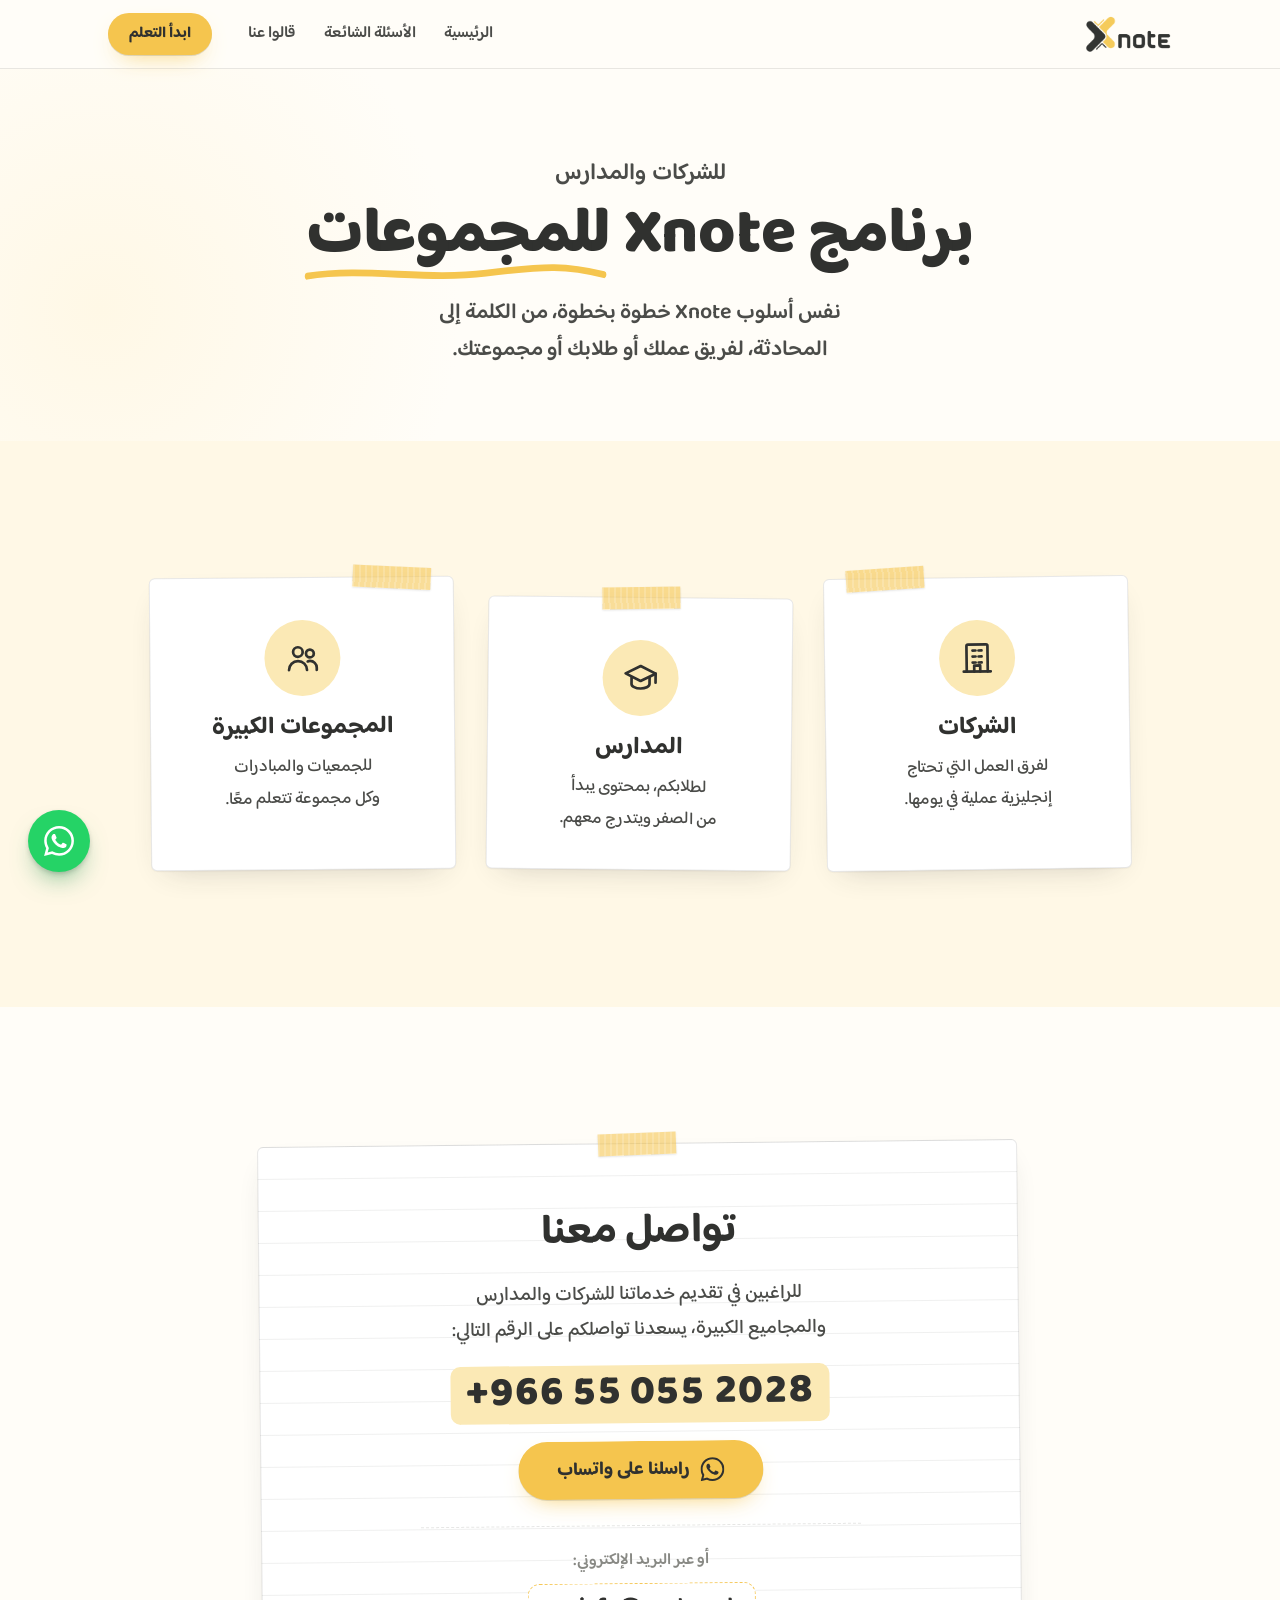
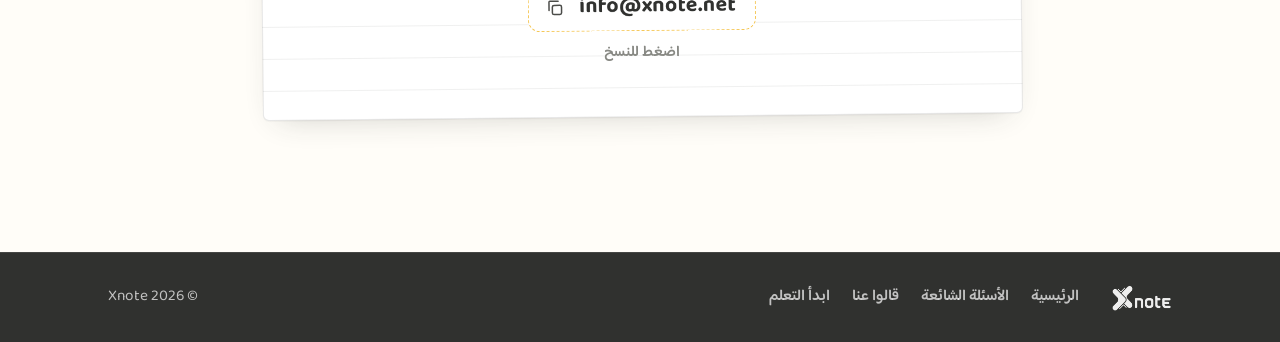
<file: business.html>
<!DOCTYPE html>
<html lang="ar" dir="rtl">
<head>
  <meta charset="UTF-8">
  <meta name="viewport" content="width=device-width, initial-scale=1">
  <title>&rlm;Xnote | للشركات والمدارس</title>
  <meta name="description" content="Xnote للشركات والمدارس والمجموعات الكبيرة: تواصل معنا لتقديم برنامج تعلم الإنجليزية خطوة بخطوة لفريقك أو طلابك.">
  <meta name="theme-color" content="#FFFDF8">
  <link rel="icon" href="assets/logo.png" type="image/png">
  <link rel="preconnect" href="https://fonts.googleapis.com">
  <link rel="preconnect" href="https://fonts.gstatic.com" crossorigin>
  <link href="https://fonts.googleapis.com/css2?family=Baloo+Bhaijaan+2:wght@400;500;600;700;800&family=Caveat:wght@500;600&display=swap" rel="stylesheet">
  <link rel="stylesheet" href="styles.css?v=19">
</head>
<body>

<a class="skip-link" href="#main">تخطَّ إلى المحتوى</a>

<!-- ================= Header ================= -->
<header class="header" id="header">
  <div class="container header__inner">
    <a href="index.html" class="logo" aria-label="Xnote — الصفحة الرئيسية">
      <img src="assets/logo.png" alt="Xnote" width="471" height="215" class="logo__img">
    </a>
    <nav class="nav" id="nav" aria-label="التنقل الرئيسي">
      <a href="index.html" class="nav__link">الرئيسية</a>
      <a href="index.html#faq" class="nav__link">الأسئلة الشائعة</a>
      <a href="index.html#voices" class="nav__link">قالوا عنا</a>
      <a href="index.html#plans" class="btn btn--primary btn--sm nav__cta">ابدأ التعلم</a>
    </nav>
    <button class="menu-btn" id="menuBtn" type="button" aria-expanded="false" aria-controls="nav" aria-label="القائمة">
      <span class="menu-btn__bar"></span><span class="menu-btn__bar"></span>
    </button>
  </div>
</header>

<main id="main">

<!-- ================= Hero ================= -->
<section class="hero biz-hero" aria-labelledby="biz-title">
  <div class="container biz-hero__inner">
    <span class="hand biz-hero__eyebrow reveal">للشركات والمدارس</span>
    <h1 id="biz-title" class="h1 reveal">برنامج <span class="latin">Xnote</span> <span class="u-draw">للمجموعات<svg class="u-draw__svg" viewBox="0 0 300 16" preserveAspectRatio="none" aria-hidden="true"><path d="M4 10 C60 4, 120 13, 180 8 S260 3, 296 9"/></svg></span></h1>
    <p class="biz-hero__sub reveal">نفس أسلوب Xnote خطوة بخطوة، من الكلمة إلى المحادثة، لفريق عملك أو طلابك أو مجموعتك.</p>
  </div>
</section>

<!-- ================= Who ================= -->
<section class="section section--cream biz-who" aria-label="لمن هذه الخدمة">
  <div class="container">
    <ul class="biz-cards">
      <li class="biz-card sheet reveal">
        <span class="tape tape--l"></span>
        <span class="biz-card__icon" aria-hidden="true"><svg viewBox="0 0 24 24"><path d="M5 21V4a1 1 0 0 1 1-1h12a1 1 0 0 1 1 1v17"/><path d="M3 21h18"/><path d="M9 7h2M13 7h2M9 11h2M13 11h2M9 15h2M13 15h2"/><path d="M10 21v-4h4v4"/></svg></span>
        <h2 class="h3">الشركات</h2>
        <p>لفرق العمل التي تحتاج إنجليزية عملية في يومها.</p>
      </li>
      <li class="biz-card sheet reveal">
        <span class="tape tape--c"></span>
        <span class="biz-card__icon" aria-hidden="true"><svg viewBox="0 0 24 24"><path d="M2 9l10-5 10 5-10 5z"/><path d="M6 11.5V16c0 1.6 2.7 3 6 3s6-1.4 6-3v-4.5"/><path d="M22 9v6"/></svg></span>
        <h2 class="h3">المدارس</h2>
        <p>لطلابكم، بمحتوى يبدأ من الصفر ويتدرج معهم.</p>
      </li>
      <li class="biz-card sheet reveal">
        <span class="tape tape--r"></span>
        <span class="biz-card__icon" aria-hidden="true"><svg viewBox="0 0 24 24"><circle cx="9" cy="8" r="3.2"/><path d="M3 20c0-3.3 2.7-6 6-6s6 2.7 6 6"/><circle cx="17" cy="9" r="2.6"/><path d="M15.5 14.3c.5-.2 1-.3 1.5-.3 2.5 0 4.5 2 4.5 4.5V20"/></svg></span>
        <h2 class="h3">المجموعات الكبيرة</h2>
        <p>للجمعيات والمبادرات وكل مجموعة تتعلم معًا.</p>
      </li>
    </ul>
  </div>
</section>

<!-- ================= Contact ================= -->
<section class="section biz-contact" aria-labelledby="contact-title">
  <div class="container">
    <div class="biz-contact__sheet sheet ruled reveal">
      <span class="tape tape--c"></span>
      <h2 id="contact-title" class="h2">تواصل معنا</h2>
      <p class="biz-contact__text">للراغبين في تقديم خدماتنا للشركات والمدارس والمجاميع الكبيرة، يسعدنا تواصلكم على الرقم التالي:</p>
      <a class="biz-contact__number" href="tel:+966550552028" dir="ltr">+966 55 055 2028</a>
      <a class="btn btn--primary btn--lg biz-contact__wa" href="https://wa.me/966550552028?text=%D9%85%D8%B1%D8%AD%D8%A8%D9%8B%D8%A7%20%D9%81%D8%B1%D9%8A%D9%82%20Xnote%D8%8C%20%D8%A3%D8%B1%D8%BA%D8%A8%20%D9%81%D9%8A%20%D8%A7%D9%84%D8%A7%D8%B3%D8%AA%D9%81%D8%B3%D8%A7%D8%B1%20%D8%B9%D9%86%20%D8%AE%D8%AF%D9%85%D8%A7%D8%AA%D9%83%D9%85%20%D9%84%D9%84%D8%B4%D8%B1%D9%83%D8%A7%D8%AA%20%D9%88%D8%A7%D9%84%D9%85%D8%AF%D8%A7%D8%B1%D8%B3" target="_blank" rel="noopener">
        <svg viewBox="0 0 24 24" aria-hidden="true"><path d="M17.472 14.382c-.297-.149-1.758-.867-2.03-.967-.273-.099-.471-.148-.67.15-.197.297-.767.966-.94 1.164-.173.199-.347.223-.644.075-.297-.15-1.255-.463-2.39-1.475-.883-.788-1.48-1.761-1.653-2.059-.173-.297-.018-.458.13-.606.134-.133.298-.347.446-.52.149-.174.198-.298.298-.497.099-.198.05-.371-.025-.52-.075-.149-.669-1.612-.916-2.207-.242-.579-.487-.5-.669-.51-.173-.008-.371-.01-.57-.01-.198 0-.52.074-.792.372-.272.297-1.04 1.016-1.04 2.479 0 1.462 1.065 2.875 1.213 3.074.149.198 2.096 3.2 5.077 4.487.709.306 1.262.489 1.694.625.712.227 1.36.195 1.871.118.571-.085 1.758-.719 2.006-1.413.248-.694.248-1.289.173-1.413-.074-.124-.272-.198-.57-.347m-5.421 7.403h-.004a9.87 9.87 0 0 1-5.031-1.378l-.361-.214-3.741.982.998-3.648-.235-.374a9.86 9.86 0 0 1-1.51-5.26c.001-5.45 4.436-9.884 9.888-9.884 2.64 0 5.122 1.03 6.988 2.898a9.825 9.825 0 0 1 2.893 6.994c-.003 5.45-4.437 9.884-9.885 9.884m8.413-18.297A11.815 11.815 0 0 0 12.05 0C5.495 0 .16 5.335.157 11.892c0 2.096.547 4.142 1.588 5.945L.057 24l6.305-1.654a11.882 11.882 0 0 0 5.683 1.448h.005c6.554 0 11.89-5.335 11.893-11.893a11.821 11.821 0 0 0-3.48-8.413z"/></svg>
        راسلنا على واتساب
      </a>
      <div class="biz-email">
        <span class="biz-email__label">أو عبر البريد الإلكتروني:</span>
        <button class="biz-email__btn" type="button" id="copyEmail" data-u="info" data-d="xnote.net" aria-label="نسخ البريد الإلكتروني">
          <img class="biz-email__img" src="assets/contact-email.png" width="274" height="51" alt="" decoding="async">
          <svg class="biz-email__icon" viewBox="0 0 24 24" aria-hidden="true"><rect x="9" y="9" width="11" height="11" rx="2"/><path d="M5 15V5a1 1 0 0 1 1-1h10"/></svg>
        </button>
        <span class="biz-email__hint" id="copyEmailHint" aria-live="polite">اضغط للنسخ</span>
      </div>
    </div>
  </div>
</section>

</main>

<footer class="footer">
  <div class="container footer__inner">
    <img src="assets/logo.png" alt="Xnote" class="footer__logo" width="471" height="215">
    <nav aria-label="روابط الصفحة" class="footer__nav">
      <a href="index.html">الرئيسية</a>
      <a href="index.html#faq">الأسئلة الشائعة</a>
      <a href="index.html#voices">قالوا عنا</a>
      <a href="index.html#plans">ابدأ التعلم</a>
    </nav>
    <span class="footer__copy">© 2026 Xnote</span>
  </div>
</footer>

<a class="wa-float" href="https://wa.me/966550552028?text=%D9%85%D8%B1%D8%AD%D8%A8%D9%8B%D8%A7%20%D9%81%D8%B1%D9%8A%D9%82%20Xnote%D8%8C%20%D8%A3%D8%B1%D8%BA%D8%A8%20%D9%81%D9%8A%20%D8%A7%D9%84%D8%A7%D8%B3%D8%AA%D9%81%D8%B3%D8%A7%D8%B1%20%D8%B9%D9%86%20%D8%AE%D8%AF%D9%85%D8%A7%D8%AA%D9%83%D9%85%20%D9%84%D9%84%D8%B4%D8%B1%D9%83%D8%A7%D8%AA%20%D9%88%D8%A7%D9%84%D9%85%D8%AF%D8%A7%D8%B1%D8%B3" target="_blank" rel="noopener" aria-label="تواصل معنا على واتساب">
  <svg viewBox="0 0 24 24" aria-hidden="true"><path d="M17.472 14.382c-.297-.149-1.758-.867-2.03-.967-.273-.099-.471-.148-.67.15-.197.297-.767.966-.94 1.164-.173.199-.347.223-.644.075-.297-.15-1.255-.463-2.39-1.475-.883-.788-1.48-1.761-1.653-2.059-.173-.297-.018-.458.13-.606.134-.133.298-.347.446-.52.149-.174.198-.298.298-.497.099-.198.05-.371-.025-.52-.075-.149-.669-1.612-.916-2.207-.242-.579-.487-.5-.669-.51-.173-.008-.371-.01-.57-.01-.198 0-.52.074-.792.372-.272.297-1.04 1.016-1.04 2.479 0 1.462 1.065 2.875 1.213 3.074.149.198 2.096 3.2 5.077 4.487.709.306 1.262.489 1.694.625.712.227 1.36.195 1.871.118.571-.085 1.758-.719 2.006-1.413.248-.694.248-1.289.173-1.413-.074-.124-.272-.198-.57-.347m-5.421 7.403h-.004a9.87 9.87 0 0 1-5.031-1.378l-.361-.214-3.741.982.998-3.648-.235-.374a9.86 9.86 0 0 1-1.51-5.26c.001-5.45 4.436-9.884 9.888-9.884 2.64 0 5.122 1.03 6.988 2.898a9.825 9.825 0 0 1 2.893 6.994c-.003 5.45-4.437 9.884-9.885 9.884m8.413-18.297A11.815 11.815 0 0 0 12.05 0C5.495 0 .16 5.335.157 11.892c0 2.096.547 4.142 1.588 5.945L.057 24l6.305-1.654a11.882 11.882 0 0 0 5.683 1.448h.005c6.554 0 11.89-5.335 11.893-11.893a11.821 11.821 0 0 0-3.48-8.413z"/></svg>
</a>

<script src="script.js?v=4" defer></script>
</body>
</html>
</file>
<file: styles.css>
/* =========================================================
   Xnote — landing page
   Modern notebook · minimal · premium · friendly
   Paper is the material, yellow is the marker, Caveat is the pencil.
   ========================================================= */

:root {
  --ink: #30312F;
  --ink-2: #4B4C49;
  --pencil: #888984;
  --marker: #F5C54E;
  --marker-soft: #FBE9B5;
  --cream: #FFF8E6;
  --paper: #FFFFFF;
  --page: #FFFDF8;

  --line: rgba(48, 49, 47, .11);
  --rule: rgba(48, 49, 47, .075);
  --rule-strong: rgba(48, 49, 47, .12);

  --font: "Baloo Bhaijaan 2", "Segoe UI", Tahoma, sans-serif;
  --hand: "Caveat", "Baloo Bhaijaan 2", cursive;

  --sh-sheet: 0 1px 1px rgba(48, 49, 47, .04), 0 12px 32px -16px rgba(48, 49, 47, .24);
  --sh-lift: 0 2px 3px rgba(48, 49, 47, .05), 0 28px 48px -22px rgba(48, 49, 47, .32);
  --sh-btn: 0 1px 0 rgba(48, 49, 47, .14), 0 10px 24px -12px rgba(245, 197, 78, .9);

  --gutter: 20px;
  --section: 88px;
  --container: 1160px;

  --ease: cubic-bezier(.22, .72, .22, 1);
  --t-fast: 180ms;
  --t-med: 340ms;
}
@media (min-width: 640px)  { :root { --gutter: 32px; --section: 108px; } }
@media (min-width: 1100px) { :root { --gutter: 48px; --section: 136px; } }

/* ---------- base ---------- */
*, *::before, *::after { box-sizing: border-box; }
html { scroll-behavior: smooth; -webkit-text-size-adjust: 100%; }
body {
  margin: 0;
  font-family: var(--font);
  font-size: 17px;
  line-height: 1.85;
  font-weight: 400;
  color: var(--ink);
  background: var(--page);
  overflow-x: hidden;
}
h1, h2, h3, p, ul, ol, dl, dd, dt, blockquote, figure { margin: 0; }
ul, ol { padding: 0; list-style: none; }
a { color: inherit; text-decoration: none; }
img, svg { display: block; max-width: 100%; }
mark { background: none; color: inherit; }
b, strong { font-weight: 700; }
button { font: inherit; color: inherit; }

.container { width: 100%; max-width: var(--container); margin-inline: auto; padding-inline: var(--gutter); }
.container--narrow { max-width: 780px; }

.section { padding-block: var(--section); position: relative; }
.section--cream { background: var(--cream); }
.section--quiet { padding-block: calc(var(--section) * 1.1); }

.section__head { margin-bottom: clamp(36px, 5vw, 56px); max-width: 38ch; }
.section__head--center { text-align: center; margin-inline: auto; max-width: 44ch; }
.sub { color: var(--pencil); font-weight: 500; font-size: 1.08rem; margin-top: 10px; line-height: 1.7; }

/* ---------- type ---------- */
.h1 { font-weight: 800; font-size: clamp(2.3rem, 4.6vw, 3.45rem); line-height: 1.2; letter-spacing: -.005em; }
.h2 { font-weight: 700; font-size: clamp(1.85rem, 3.3vw, 2.6rem); line-height: 1.22; }
.h2--xl { font-size: clamp(2.1rem, 4.2vw, 3.2rem); line-height: 1.18; }
.h3 { font-weight: 600; font-size: 1.3rem; line-height: 1.35; }
.lead { font-size: clamp(1.1rem, 1.6vw, 1.25rem); font-weight: 500; color: var(--ink-2); line-height: 1.8; max-width: 48ch; margin-top: 22px; }
.hand { font-family: var(--hand); font-weight: 600; font-size: 1.45rem; line-height: 1.15; color: var(--pencil); }
.pencil { font-family: var(--hand); font-weight: 500; font-size: 1.05rem; line-height: 1; color: var(--pencil); display: block; }
.num { font-weight: 800; color: var(--ink); font-variant-numeric: tabular-nums; }

.skip-link { position: absolute; top: -60px; right: 16px; background: var(--ink); color: #fff; padding: 8px 14px; border-radius: 8px; z-index: 1000; }
.skip-link:focus { top: 12px; }
:focus-visible { outline: 3px solid var(--marker); outline-offset: 3px; border-radius: 6px; }

/* ---------- marker highlight ---------- */
.hl { background: linear-gradient(transparent 42%, var(--marker) 42%, var(--marker) 90%, transparent 90%); padding-inline: 3px; border-radius: 2px; box-decoration-break: clone; -webkit-box-decoration-break: clone; }
.hl--wide { background: linear-gradient(transparent 22%, var(--marker) 22%, var(--marker) 94%, transparent 94%); }

/* ---------- hand-drawn strokes ---------- */
.u-draw { position: relative; display: inline-block; }
.u-draw__svg { position: absolute; left: -1%; width: 102%; height: .38em; bottom: -.14em; overflow: visible; pointer-events: none; }
.u-draw__svg path { fill: none; stroke: var(--marker); stroke-width: 4.5; stroke-linecap: round; stroke-dasharray: 330; stroke-dashoffset: 330; }
.is-visible .u-draw__svg path { animation: draw 760ms 320ms var(--ease) forwards; }

.circle-draw { position: relative; display: inline-block; padding: 0 .14em; }
.circle-draw__svg { position: absolute; inset: -.28em -.4em; width: calc(100% + .8em); height: calc(100% + .56em); pointer-events: none; overflow: visible; }
.circle-draw__svg path { fill: none; stroke: var(--marker); stroke-width: 3.2; stroke-linecap: round; stroke-dasharray: 400; stroke-dashoffset: 400; }
.is-visible .circle-draw__svg path { animation: draw 900ms 520ms var(--ease) forwards; }

.arrow-draw { width: 22px; height: 30px; fill: none; stroke: var(--marker); stroke-width: 2.4; stroke-linecap: round; stroke-linejoin: round; }

@keyframes draw { to { stroke-dashoffset: 0; } }

/* keep short phrases on one line */
.nowrap { white-space: nowrap; }

/* ---------- paper ---------- */
.sheet {
  position: relative;
  background: var(--paper);
  border: 1px solid var(--line);
  border-radius: 6px;
  box-shadow: var(--sh-sheet);
  transform: rotate(var(--rot, 0deg));
}
.ruled { background-image: repeating-linear-gradient(to bottom, transparent 0, transparent 31px, var(--rule) 31px, var(--rule) 32px); background-size: 100% 32px; }
.ruled-soft { background-image: repeating-linear-gradient(to bottom, transparent 0, transparent 39px, rgba(48,49,47,.045) 39px, rgba(48,49,47,.045) 40px); }
.ruled-dark { background-image: repeating-linear-gradient(to bottom, transparent 0, transparent 39px, rgba(255,255,255,.045) 39px, rgba(255,255,255,.045) 40px); }

.tape {
  position: absolute; z-index: 3;
  width: 78px; height: 22px; top: -11px;
  background: rgba(245, 197, 78, .58);
  background-image: repeating-linear-gradient(90deg, rgba(255,255,255,.18) 0 2px, transparent 2px 6px);
  box-shadow: 0 1px 2px rgba(48, 49, 47, .12);
  transform: rotate(-3deg);
  pointer-events: none;
}
.tape--l { left: 22px; }
.tape--r { right: 22px; transform: rotate(3deg); }
.tape--c { left: 50%; margin-left: -39px; transform: rotate(-1.5deg); }
.tape--label { width: auto; height: auto; padding: 5px 18px; font-weight: 700; font-size: .92rem; line-height: 1.3; color: var(--ink); background: rgba(245, 197, 78, .95); pointer-events: auto; }

.sticky {
  position: absolute; z-index: 4;
  background: var(--marker-soft);
  padding: 14px 16px;
  border-radius: 2px;
  box-shadow: 0 1px 2px rgba(48,49,47,.06), 0 12px 22px -14px rgba(48,49,47,.3);
  transform: rotate(var(--rot, -4deg));
  text-align: center;
}
.sticky .hand { color: var(--ink); font-size: 1.3rem; }

/* ---------- audio bits ---------- */
.wave { display: inline-flex; align-items: center; gap: 3px; height: 22px; }
.wave i { display: block; width: 3px; height: 8px; border-radius: 2px; background: var(--marker); animation: wave 1.2s ease-in-out infinite; }
.wave i:nth-child(2n) { height: 15px; animation-delay: .15s; }
.wave i:nth-child(3n) { height: 11px; animation-delay: .3s; }
.wave i:nth-child(5n) { height: 19px; animation-delay: .45s; }
.wave--lg { height: 34px; gap: 4px; }
.wave--lg i { width: 4px; height: 12px; }
.wave--lg i:nth-child(2n) { height: 24px; } .wave--lg i:nth-child(3n) { height: 18px; } .wave--lg i:nth-child(5n) { height: 32px; }
@keyframes wave { 0%, 100% { transform: scaleY(.45); } 50% { transform: scaleY(1); } }

.icon { width: 24px; height: 24px; fill: none; stroke: currentColor; stroke-width: 1.75; stroke-linecap: round; stroke-linejoin: round; flex: none; }

.player { display: flex; align-items: center; gap: 16px; }
.player__btn { width: 46px; height: 46px; border-radius: 50%; background: var(--marker); display: inline-flex; align-items: center; justify-content: center; flex: none; box-shadow: var(--sh-btn); }
.player__btn svg { width: 22px; height: 22px; fill: var(--ink); margin-left: 3px; }
.player__btn--sm { width: 34px; height: 34px; box-shadow: none; }
.player__btn--sm svg { width: 16px; height: 16px; }
.player__time { font-weight: 600; color: var(--pencil); font-variant-numeric: tabular-nums; }

/* ---------- chat bubbles ---------- */
.bubble { position: relative; font-weight: 600; font-size: 1.02rem; line-height: 1.45; padding: 10px 14px 9px; border-radius: 12px; max-width: 88%; margin-top: 10px; text-align: left; }
.bubble--t { background: var(--cream); align-self: flex-start; border-bottom-left-radius: 3px; }
.bubble--s { background: var(--paper); border: 1px solid var(--line); margin-left: auto; border-bottom-right-radius: 3px; }
.bubble__who { display: block; font-family: var(--hand); font-weight: 600; font-size: .98rem; line-height: 1; color: var(--pencil); margin-bottom: 4px; }

/* ---------- buttons ---------- */
.btn {
  display: inline-flex; align-items: center; justify-content: center;
  font-weight: 700; line-height: 1; white-space: nowrap; cursor: pointer;
  border-radius: 999px; min-height: 46px; border: 1.5px solid transparent;
  transition: transform var(--t-fast) var(--ease), box-shadow var(--t-fast) var(--ease), background var(--t-fast);
  touch-action: manipulation;
}
.btn--primary { background: var(--marker); color: var(--ink); box-shadow: var(--sh-btn); }
.btn--primary:hover { background: #F8CB5C; transform: translateY(-2px); box-shadow: 0 1px 0 rgba(48,49,47,.14), 0 16px 28px -12px rgba(245,197,78,1); }
.btn--primary:active { transform: translateY(0) scale(.985); }
.btn--outline { background: transparent; border-color: var(--ink); color: var(--ink); }
.btn--outline:hover { background: var(--ink); color: #fff; transform: translateY(-2px); }
.btn--sm { padding: 10px 20px; font-size: .96rem; min-height: 42px; }
.btn--lg { padding: 16px 38px; font-size: 1.15rem; min-height: 58px; }
.btn--block { width: 100%; padding: 15px 20px; font-size: 1.08rem; min-height: 54px; }

/* ---------- header ---------- */
.header {
  position: sticky; top: 0; z-index: 50;
  background: rgba(255, 253, 248, .84);
  -webkit-backdrop-filter: blur(14px) saturate(1.1); backdrop-filter: blur(14px) saturate(1.1);
  border-bottom: 1px solid var(--line);
}
.header__inner { display: flex; align-items: center; justify-content: space-between; gap: 24px; height: 68px; }
.logo__img { height: 34px; width: auto; }
.nav { display: none; align-items: center; gap: 28px; }
.nav__link { font-weight: 600; font-size: 1rem; color: var(--ink-2); position: relative; padding: 6px 0; }
.nav__link::after { content: ""; position: absolute; inset-inline: 0; bottom: 2px; height: 3px; border-radius: 2px; background: var(--marker); transform: scaleX(0); transform-origin: right; transition: transform var(--t-fast) var(--ease); }
.nav__link:hover::after { transform: scaleX(1); }
.nav__cta { margin-inline-start: 8px; }

.menu-btn { width: 44px; height: 44px; display: inline-flex; flex-direction: column; align-items: center; justify-content: center; gap: 6px; border: 1.5px solid var(--line); border-radius: 12px; background: var(--paper); cursor: pointer; }
.menu-btn__bar { width: 20px; height: 2px; border-radius: 2px; background: var(--ink); transition: transform var(--t-med) var(--ease); }
.menu-btn[aria-expanded="true"] .menu-btn__bar:first-child { transform: translateY(4px) rotate(45deg); }
.menu-btn[aria-expanded="true"] .menu-btn__bar:last-child { transform: translateY(-4px) rotate(-45deg); }

@media (max-width: 899px) {
  .nav {
    position: absolute; top: 76px; inset-inline: var(--gutter);
    flex-direction: column; align-items: stretch; gap: 4px;
    padding: 10px; background: var(--paper); border: 1px solid var(--line); border-radius: 10px; box-shadow: var(--sh-lift);
    opacity: 0; transform: translateY(-8px); pointer-events: none;
    transition: opacity var(--t-med) var(--ease), transform var(--t-med) var(--ease);
  }
  .nav.is-open { display: flex; opacity: 1; transform: none; pointer-events: auto; }
  .nav__link { padding: 14px 16px; border-radius: 8px; font-size: 1.05rem; }
  .nav__link::after { display: none; }
  .nav__link:hover { background: var(--cream); }
  .nav__cta { margin: 8px 0 0; width: 100%; min-height: 52px; font-size: 1.05rem; }
}
@media (min-width: 900px) { .nav { display: flex; } .menu-btn { display: none; } .logo__img { height: 40px; } }

/* ========================================================
   1. Hero
   ======================================================== */
.hero { position: relative; overflow: hidden; padding: clamp(40px, 7vw, 88px) 0 clamp(80px, 9vw, 128px); }
.hero::before {
  content: ""; position: absolute; z-index: 0; pointer-events: none;
  width: 720px; height: 720px; left: -260px; top: -120px;
  background: radial-gradient(closest-side, var(--cream), rgba(255,248,230,0));
}
.hero__grid { position: relative; z-index: 1; display: grid; gap: 64px; align-items: center; }
/* learning steps: a small path, word → teacher */
.steps { margin-top: 24px; display: grid; gap: 10px; max-width: 36ch; }
.steps li { position: relative; padding-inline-start: 30px; font-size: clamp(1.08rem, 1.5vw, 1.2rem); font-weight: 500; line-height: 1.5; color: var(--ink-2); }
.steps li::before { content: ""; position: absolute; z-index: 1; inset-inline-start: 0; top: calc(.75em - 10px); width: 20px; height: 20px; border-radius: 50%; background: rgba(245, 197, 78, .32) url("data:image/svg+xml,%3Csvg xmlns='http://www.w3.org/2000/svg' viewBox='0 0 24 24' fill='none' stroke='%2330312F' stroke-width='3.2' stroke-linecap='round' stroke-linejoin='round'%3E%3Cpath d='M5 12.5l4.5 4.5L19 7'/%3E%3C/svg%3E") center / 12px no-repeat; }
.steps li:not(:last-child)::after { content: ""; position: absolute; inset-inline-start: 9px; top: calc(.75em + 11px); height: calc(100% - 12px); border-inline-start: 2px dashed rgba(245, 197, 78, .7); }
.steps .steps__goal { font-weight: 700; color: var(--ink); }
.steps .steps__goal::before { background-color: var(--marker); }
.hero__promise { display: flex; align-items: center; gap: 12px; margin-top: 18px; font-weight: 700; font-size: clamp(1.1rem, 1.5vw, 1.22rem); color: var(--ink); }
.hero__promise::before { content: ""; flex: none; width: 26px; height: 4px; border-radius: 2px; background: var(--marker); }
.hero__cta { margin-top: 32px; display: flex; flex-direction: column; align-items: flex-start; gap: 24px; }

/* app store buttons */
.apps { display: flex; flex-direction: column; gap: 10px; }
.apps__label { font-weight: 600; font-size: .92rem; color: var(--pencil); }
.apps__row { display: flex; flex-wrap: wrap; gap: 10px; }
.app-badge { display: inline-flex; align-items: center; gap: 10px; min-height: 52px; padding: 7px 18px 7px 16px; border-radius: 12px; background: var(--ink); color: #fff; text-decoration: none; box-shadow: 0 10px 20px -14px rgba(48, 49, 47, .7); transition: transform 200ms var(--ease), box-shadow 200ms var(--ease); }
.app-badge:hover { transform: translateY(-2px); box-shadow: 0 14px 24px -14px rgba(48, 49, 47, .8); }
.app-badge__icon { width: 24px; height: 24px; flex: none; fill: currentColor; }
.app-badge__text { display: flex; flex-direction: column; line-height: 1.15; }
.app-badge__text small { font-size: .74rem; font-weight: 500; opacity: .82; }
.app-badge__text b { font-size: 1.06rem; font-weight: 700; letter-spacing: .01em; }
.apps--center { align-items: center; margin-top: 6px; }
.apps--center .apps__row { justify-content: center; }
@media (max-width: 420px) {
  .apps__row { gap: 8px; }
  .app-badge { gap: 8px; padding: 7px 12px 7px 11px; min-height: 50px; }
  .app-badge__text b { font-size: 1rem; }
}
.hero__visual { position: relative; }
@media (min-width: 1000px) {
  .hero__grid { grid-template-columns: minmax(0, 1.05fr) minmax(0, .95fr); gap: 72px; }
}

/* the photo, pinned like a print on the notebook page */
.photo { position: relative; width: min(100%, 460px); margin: 0 auto; padding-bottom: 46px; }
.photo__print { padding: 12px; --rot: 1.4deg; box-shadow: var(--sh-lift); }
.photo__img { display: block; width: 100%; height: auto; aspect-ratio: 1122 / 1402; object-fit: cover; border-radius: 3px; background: var(--cream); }
.photo__card { position: absolute; z-index: 3; left: -30px; bottom: 0; padding: 14px 20px 14px; text-align: left; --rot: -2.5deg; box-shadow: var(--sh-lift); animation: floaty 8s ease-in-out infinite alternate; }
.photo__word { font-weight: 800; font-size: 1.75rem; line-height: 1.1; margin-top: 2px; }
.photo__ar { font-weight: 500; font-size: .95rem; color: var(--pencil); margin-left: 6px; }
.photo__sentence { font-weight: 700; font-size: 1.1rem; line-height: 1.35; margin-top: 4px; }
.sticky--hero { top: -26px; right: -24px; left: auto; width: 128px; --rot: 5deg; animation: floaty 9s ease-in-out infinite alternate-reverse; }
@keyframes floaty { from { translate: 0 0; } to { translate: 0 -5px; } }

/* phones: the copy leads, the CTA spans the thumb zone, the photo becomes a smaller print */
@media (max-width: 639px) {
  .hero { padding-top: 28px; }
  .hero__grid { gap: 48px; }
  .hero__cta { align-items: stretch; margin-top: 28px; gap: 22px; }
  .hero__cta .btn--lg { width: 100%; padding-inline: 20px; }
  .apps__row { display: grid; grid-template-columns: 1fr 1fr; }
  .app-badge { justify-content: center; }
  .apps--center { align-self: stretch; }
  .photo { width: min(82%, 320px); padding-bottom: 38px; }
  .photo__print { padding: 8px; }
  .photo__card { left: -34px; padding: 9px 14px; }
  .photo__word { font-size: 1.3rem; }
  .photo__sentence { font-size: .98rem; }
  .sticky--hero { right: -30px; top: -20px; width: 100px; padding: 10px 12px; }
  .sticky--hero .hand { font-size: 1.15rem; }
}

/* ========================================================
   2. Video
   ======================================================== */
.section--video { padding-top: 0; }
.frame { position: relative; max-width: 920px; margin: 0 auto; padding: 14px; background: var(--paper); border: 1px solid var(--line); border-radius: 8px; box-shadow: var(--sh-lift); --rot: -.5deg; }
.frame__inner { aspect-ratio: 16 / 9; border-radius: 4px; overflow: hidden; background: var(--ink); }
.frame__inner iframe { width: 100%; height: 100%; border: 0; display: block; }
/* video poster: loads the YouTube player only when pressed */
.video { position: relative; display: flex; flex-direction: column; align-items: center; justify-content: center; gap: 18px; width: 100%; height: 100%; background-color: var(--ink); color: #fff; text-decoration: none; }
.video[hidden] { display: none; }
.video__logo { position: absolute; top: 20px; right: 22px; height: 26px; width: auto; filter: brightness(0) invert(1); opacity: .9; }
.video__play { display: flex; align-items: center; justify-content: center; width: 88px; height: 88px; border-radius: 50%; background: var(--marker); box-shadow: 0 0 0 10px rgba(245, 197, 78, .16), 0 14px 30px -12px rgba(0, 0, 0, .6); transition: transform 220ms var(--ease), box-shadow 220ms var(--ease); }
.video__play svg { width: 36px; height: 36px; fill: var(--ink); margin-left: 5px; }
.video:hover .video__play, .video:focus-visible .video__play { transform: scale(1.06); box-shadow: 0 0 0 14px rgba(245, 197, 78, .2), 0 16px 34px -12px rgba(0, 0, 0, .6); }
.video__caption { font-weight: 700; font-size: clamp(1.05rem, 2.2vw, 1.3rem); }
.video:focus-visible { outline-offset: -6px; }
.frame__alt { text-align: center; margin-top: 22px; font-weight: 500; font-size: .98rem; }
.frame__alt a { display: inline-block; padding-block: 8px; color: var(--pencil); text-decoration: underline; text-decoration-color: var(--marker); text-decoration-thickness: 2px; text-underline-offset: 5px; }
.frame__alt a:hover { color: var(--ink); }
@media (max-width: 640px) {
  .video { gap: 12px; }
  .video__logo { top: 12px; right: 14px; height: 20px; }
  .video__play { width: 64px; height: 64px; box-shadow: 0 0 0 7px rgba(245, 197, 78, .16), 0 10px 24px -10px rgba(0, 0, 0, .6); }
  .video__play svg { width: 28px; height: 28px; margin-left: 4px; }
}
.frame__note { position: absolute; top: -36px; right: 10px; display: inline-flex; align-items: flex-start; gap: 4px; color: var(--ink); }
.frame__arrow { width: 40px; height: 34px; fill: none; stroke: var(--marker); stroke-width: 2.6; stroke-linecap: round; stroke-linejoin: round; }
@media (min-width: 1000px) { .frame { padding: 16px; } .frame__note { right: -118px; top: 24px; } }

/* ========================================================
   3. Problem — editorial
   ======================================================== */
.problem__grid { display: grid; gap: 48px; align-items: center; }
.problem__copy p { max-width: 46ch; color: var(--ink-2); font-size: 1.1rem; margin-top: 16px; }
.problem__copy .h2 { margin-bottom: 8px; }
.problem__note { display: block; margin-bottom: 10px; }
.statement { position: relative; font-weight: 700; font-size: clamp(1.7rem, 3.4vw, 2.5rem); line-height: 1.5; max-width: 15ch; --rot: -1.5deg; transform: rotate(var(--rot)); padding: 8px 0 8px 12px; }
.statement__arrow { position: absolute; top: -52px; inset-inline-start: 2px; width: 64px; height: 52px; fill: none; stroke: var(--marker); stroke-width: 2.6; stroke-linecap: round; stroke-linejoin: round; transform: scaleX(-1); }
.statement__hand { position: absolute; top: -66px; inset-inline-start: 58px; color: var(--ink-2); }
@media (max-width: 899px) { .statement { margin-top: 76px; justify-self: center; text-align: center; padding-inline: 0; } .statement__arrow { inset-inline-start: 50%; margin-inline-start: 0; top: -54px; transform: translateX(50%) scaleX(-1); } .statement__hand { inset-inline-start: 50%; margin-inline-start: 0; top: -96px; transform: translateX(50%); } }
@media (min-width: 900px) {
  .problem__grid { grid-template-columns: 1.1fr .9fr; gap: 72px; }
  .statement { justify-self: center; margin-top: 40px; }
}

/* ========================================================
   4. Method — learning path
   ======================================================== */
.path { position: relative; display: grid; gap: 34px; }
.path__line { display: none; }
.path__step { position: relative; padding-inline-start: 84px; }
.path__num {
  position: absolute; inset-inline-start: 0; top: -6px;
  width: 64px; height: 64px; display: inline-flex; align-items: center; justify-content: center;
  font-weight: 800; font-size: 1.2rem; font-variant-numeric: tabular-nums; background: var(--page); border-radius: 50%;
}
.path__num svg { position: absolute; inset: 0; width: 100%; height: 100%; fill: none; stroke: var(--marker); stroke-width: 3.2; stroke-linecap: round; stroke-dasharray: 220; stroke-dashoffset: 220; }
.is-visible .path__num svg { animation: draw 800ms 200ms var(--ease) forwards; }
.path__step .h3 { font-size: 1.5rem; font-weight: 700; margin-bottom: 4px; }
.path__step p { color: var(--ink-2); font-weight: 500; max-width: 28ch; }
.path::before { content: ""; position: absolute; top: 40px; bottom: 30px; inset-inline-start: 31px; border-inline-start: 2px dashed rgba(245, 197, 78, .8); }
@media (min-width: 900px) {
  .path { grid-template-columns: repeat(4, 1fr); gap: 32px; padding-top: 8px; }
  .path::before { display: none; }
  .path__line { display: block; position: absolute; z-index: 0; top: -3px; left: calc(25% - 56px); width: calc(75% + 24px); height: 70px; fill: none; stroke: var(--marker); stroke-width: 2.5; stroke-dasharray: 9 10; stroke-linecap: round; opacity: .85; }
  .path__step { padding-inline-start: 0; padding-top: 88px; z-index: 1; }
  .path__num { top: 0; }
}

.stats { display: grid; grid-template-columns: repeat(2, 1fr); gap: 32px 20px; margin-top: clamp(56px, 7vw, 88px); padding-top: 36px; border-top: 1.5px dashed rgba(245, 197, 78, .75); }
.stat { display: flex; flex-direction: column-reverse; gap: 4px; }
.stat dd { font-weight: 800; font-size: clamp(2rem, 4vw, 2.7rem); line-height: 1; font-variant-numeric: tabular-nums; direction: ltr; text-align: right; }
.stat dd::after { content: ""; display: block; width: 34px; height: 4px; border-radius: 2px; background: var(--marker); margin: 10px 0 0 auto; }
.stat dt { color: var(--pencil); font-weight: 500; }
@media (min-width: 900px) { .stats { grid-template-columns: repeat(4, 1fr); } }

/* ========================================================
   5. Word → language — vertical spine
   ======================================================== */
.journey { position: relative; max-width: 620px; margin: 0 auto; display: flex; flex-direction: column; align-items: center; gap: 30px; padding: 10px 0 6px; }
.journey__spine { position: absolute; top: 0; bottom: 0; left: 50%; border-left: 2px dashed rgba(245, 197, 78, .8); }
.jstep { position: relative; z-index: 1; }
.jstep--word, .jstep--sentence { text-align: center; background: var(--cream); padding: 6px 22px; }
.jstep__big { font-weight: 800; font-size: clamp(1.9rem, 4.6vw, 2.8rem); line-height: 1.2; }
.jstep__ar { display: block; color: var(--pencil); font-weight: 500; margin-top: 2px; }
.jstep--story { width: 100%; padding: 30px 30px 26px; --rot: -1deg; text-align: left; }
.jstep__story { font-weight: 500; font-size: 1.18rem; line-height: 1.75; color: var(--ink-2); margin-top: 4px; }
.jstep--audio { padding: 16px 24px 16px 18px; --rot: 1.2deg; }
.jstep--audio .pencil { margin-bottom: 8px; }
.jstep--chat { width: 100%; padding: 28px 30px 26px; --rot: .8deg; display: flex; flex-direction: column; }
/* the practice call: a video-call screenshot, then the talk that happens in it */
.call { margin: 12px 0 0; }
.call__img { width: 100%; height: auto; aspect-ratio: 1038 / 1008; }
.journey__caption { text-align: center; margin-top: 44px; font-weight: 600; font-size: 1.15rem; color: var(--pencil); }
.journey__payoff { color: var(--ink); font-weight: 700; }
@media (max-width: 640px) { .jstep--story, .jstep--chat { padding: 24px 20px 20px; } }

/* ========================================================
   6. Inside Xnote
   ======================================================== */
.inside { display: grid; gap: 56px; align-items: center; }
.benefits { display: grid; gap: 0; }
.benefit { position: relative; padding: 22px 0 22px; border-top: 1px solid var(--rule-strong); }
.benefit:last-child { border-bottom: 1px solid var(--rule-strong); }
.benefit .h3 { display: flex; align-items: center; gap: 12px; font-size: 1.32rem; font-weight: 700; }
.benefit .h3::before { content: ""; width: 12px; height: 12px; border-radius: 3px; background: var(--marker); flex: none; transform: rotate(8deg); }
.benefit p { color: var(--ink-2); font-weight: 500; margin-top: 4px; padding-inline-start: 24px; }
.inside__visual { position: relative; width: min(100%, 440px); margin-inline: auto; padding: 24px 0 44px; }
.phone { width: 262px; margin-inline: auto; background: var(--ink); border-radius: 36px; padding: 10px; box-shadow: 0 40px 60px -30px rgba(48, 49, 47, .55), 0 2px 4px rgba(48,49,47,.2); --rot: -1.5deg; transform: rotate(var(--rot)); }
.phone__screen { background: var(--cream); border-radius: 28px; padding: 22px 18px 20px; display: flex; flex-direction: column; gap: 12px; min-height: 440px; }
.phone__top { display: flex; align-items: center; justify-content: space-between; }
.phone__logo { height: 22px; width: auto; }
.phone__pill { font-size: .8rem; font-weight: 600; color: var(--pencil); background: var(--paper); border-radius: 999px; padding: 2px 10px; }
.phone__card { background: var(--paper); border-radius: 14px; padding: 16px; display: flex; flex-direction: column; gap: 2px; box-shadow: 0 8px 18px -12px rgba(48, 49, 47, .3); }
.phone__card--soft { background: rgba(255, 255, 255, .55); box-shadow: none; border: 1px solid var(--line); }
.phone__label { font-size: .8rem; color: var(--pencil); font-weight: 600; }
.phone__word { font-weight: 800; font-size: 1.95rem; line-height: 1.1; text-align: left; }
.phone__word::after { content: ""; display: block; width: 62px; height: 4px; background: var(--marker); border-radius: 2px; margin-top: 4px; }
.phone__ar { font-weight: 600; color: var(--ink-2); }
.phone__sent { font-weight: 700; font-size: 1.12rem; text-align: left; }
.phone__row { display: flex; gap: 6px; flex-wrap: wrap; }
.phone__chip { font-size: .8rem; font-weight: 600; background: var(--paper); border: 1px solid var(--line); border-radius: 999px; padding: 4px 11px; }
.phone__chip--on { background: var(--marker); border-color: var(--marker); }
.phone__progress { height: 6px; background: var(--paper); border-radius: 3px; overflow: hidden; margin-top: auto; }
.phone__progress i { display: block; height: 100%; width: 38%; background: var(--marker); border-radius: 3px; }
.sheet--mini { position: absolute; padding: 14px 16px 12px; }
.sheet--mini p { font-weight: 600; font-size: .95rem; line-height: 1.5; margin-top: 4px; text-align: left; }
.sheet--mini-story { right: -6px; top: 40px; width: 200px; --rot: 3deg; z-index: 2; }
.sheet--mini-pod { left: -4px; bottom: 6px; display: flex; align-items: center; gap: 12px; padding: 10px 16px 10px 10px; --rot: -3deg; z-index: 2; }
@media (min-width: 1000px) {
  .inside { grid-template-columns: 1.1fr .9fr; gap: 88px; }
  .inside__visual { width: 100%; max-width: 480px; }
  .sheet--mini-story { right: 0; }
  .sheet--mini-pod { left: 0; }
}

/* ========================================================
   7. Practice
   ======================================================== */
.practice { display: grid; gap: 56px; align-items: center; }
.practice__copy > p { color: var(--ink-2); font-size: 1.1rem; max-width: 46ch; margin-top: 18px; }
.relation { margin-top: 30px !important; display: flex; flex-direction: column; gap: 4px; font-size: clamp(1.3rem, 2.2vw, 1.55rem); font-weight: 600; line-height: 1.5; color: var(--ink) !important; max-width: none !important; }
.relation b { font-weight: 800; }
.relation { align-items: center; text-align: center; margin-inline: auto; width: fit-content; max-width: 100%; padding: 18px 28px 16px; background: var(--paper); border: 1.5px dashed rgba(245, 197, 78, .95); border-radius: 12px; box-shadow: var(--sh-sheet); }
@media (max-width: 639px) { .relation { width: 100%; padding: 16px 18px 14px; } }
.facts { display: grid; grid-template-columns: repeat(2, 1fr); gap: 22px 24px; margin-top: 36px; }
.fact { display: flex; flex-direction: column; padding-inline-start: 16px; border-inline-start: 3px solid var(--marker); }
.fact dd { font-weight: 800; font-size: 1.5rem; line-height: 1.2; font-variant-numeric: tabular-nums; }
.fact dt { color: var(--pencil); font-weight: 500; font-size: .98rem; }

.session { background: var(--paper); border: 1px solid var(--line); border-radius: 18px; box-shadow: var(--sh-lift); overflow: hidden; max-width: 460px; margin-inline: auto; width: 100%; }
.session__bar { display: flex; align-items: center; justify-content: space-between; padding: 14px 20px; background: var(--cream); border-bottom: 1px solid var(--line); font-weight: 600; }
.session__live { display: inline-flex; align-items: center; gap: 8px; }
.session__live i { width: 9px; height: 9px; border-radius: 50%; background: var(--marker); box-shadow: 0 0 0 4px rgba(245, 197, 78, .28); animation: pulse 2s ease-in-out infinite; }
@keyframes pulse { 50% { box-shadow: 0 0 0 7px rgba(245, 197, 78, .12); } }
.session__time { color: var(--pencil); font-variant-numeric: tabular-nums; }
.session__people { display: flex; align-items: center; justify-content: center; gap: 18px; padding: 26px 20px 8px; }
.avatar { width: 58px; height: 58px; border-radius: 50%; display: inline-flex; align-items: center; justify-content: center; font-weight: 800; font-size: 1.35rem; }
.avatar--t { background: var(--ink); color: #fff; }
.avatar--s { background: var(--marker); color: var(--ink); }
.avatar--photo { width: clamp(92px, 24vw, 116px); height: auto; aspect-ratio: 1; border-radius: 50%; display: block; filter: drop-shadow(0 10px 16px rgba(48, 49, 47, .16)); }
.session__vs { font-weight: 800; font-variant-numeric: tabular-nums; color: var(--pencil); border: 1.5px dashed rgba(245,197,78,.9); border-radius: 999px; padding: 2px 12px; }
.session__chat { display: flex; flex-direction: column; padding: 6px 20px 18px; }
.session__words { padding: 14px 20px 20px; border-top: 1px dashed var(--rule-strong); display: flex; flex-direction: column; gap: 10px; }
.session__wlabel { font-size: .88rem; color: var(--pencil); font-weight: 600; }
.chips { display: flex; flex-wrap: wrap; gap: 6px; }
.chip { font-weight: 700; font-size: .9rem; padding: 3px 12px; border-radius: 999px; background: var(--cream); border: 1px solid var(--line); }
@media (min-width: 1000px) { .practice { grid-template-columns: 1.1fr .9fr; gap: 88px; } .session { --rot: -1deg; transform: rotate(var(--rot)); } }

/* ========================================================
   8. Who
   ======================================================== */
.notes { display: grid; gap: 30px; }
.note { position: relative; background: var(--cream); border: 1px solid var(--line); border-radius: 4px; padding: 34px 26px 28px; box-shadow: var(--sh-sheet); transform: rotate(var(--rot)); }
.note p { font-weight: 600; font-size: clamp(1.15rem, 1.8vw, 1.32rem); line-height: 1.65; }
.note:nth-child(1) { --rot: -1.4deg; }
.note:nth-child(2) { --rot: 1.1deg; background: var(--paper); }
.note:nth-child(3) { --rot: -.7deg; }
.who__close { margin-top: clamp(44px, 6vw, 64px); font-weight: 700; font-size: clamp(1.25rem, 2.4vw, 1.6rem); text-align: center; white-space: nowrap; }
@media (max-width: 639px) { .who__close { white-space: normal; text-wrap: balance; } }
.who .note { text-align: center; }
@media (max-width: 899px) { .note:nth-child(2) { margin-inline-start: 6%; } .note:nth-child(3) { margin-inline-end: 6%; } }
@media (min-width: 900px) { .notes { grid-template-columns: repeat(3, 1fr); gap: 34px; align-items: start; } .note:nth-child(2) { margin-top: 26px; } }

/* ========================================================
   9. Philosophy
   ======================================================== */
.philosophy { max-width: 720px; margin: 0 auto; padding: clamp(48px, 7vw, 72px) 28px clamp(36px, 5vw, 48px); text-align: center; --rot: -.6deg; }
.philosophy p { font-weight: 700; font-size: clamp(1.55rem, 3.6vw, 2.3rem); line-height: 1.7; }
.philosophy footer { margin-top: 22px; font-size: 1.5rem; }

/* ========================================================
   10. Voices
   ======================================================== */
.quotes { display: grid; gap: 24px; }
.quote { padding: 34px 28px 22px; display: flex; flex-direction: column; }
.quote__mark { position: absolute; top: 10px; inset-inline-start: 22px; font-family: var(--hand); font-size: 4rem; line-height: 1; color: var(--marker); font-weight: 600; }
.quote p { font-weight: 500; font-size: 1.06rem; line-height: 1.8; color: var(--ink-2); margin-top: 14px; }
.quote footer { margin-top: auto; padding-top: 18px; display: flex; align-items: center; gap: 10px; }
.quote footer b { font-size: 1.05rem; }
.loc { font-size: .84rem; font-weight: 600; color: var(--pencil); background: var(--cream); border: 1px solid var(--line); border-radius: 999px; padding: 2px 10px; }
.quote:nth-child(odd) { --rot: -.5deg; }
.quote:nth-child(even) { --rot: .5deg; }
.quotes__hint { display: none; align-items: center; gap: 8px; margin-top: 4px; color: var(--pencil); font-weight: 600; font-size: .92rem; }
/* phones and tablets: a swipeable row of notes instead of a long stack */
@media (max-width: 899px) {
  .quotes { grid-auto-flow: column; grid-auto-columns: min(84%, 360px); gap: 16px; align-items: stretch; overflow-x: auto; overscroll-behavior-x: contain; scroll-snap-type: x mandatory; scroll-padding-inline: var(--gutter); margin-inline: calc(var(--gutter) * -1); padding: 16px var(--gutter) 24px; scrollbar-width: none; }
  .quotes::-webkit-scrollbar { display: none; }
  .quote { scroll-snap-align: start; }
  .quotes .quote.reveal { opacity: 1; transform: rotate(var(--rot, 0deg)); transition: none; }
  .quotes__hint { display: flex; }
}
@media (min-width: 900px) {
  .quotes { grid-template-columns: repeat(6, 1fr); gap: 28px; }
  .quote { grid-column: span 2; }
  .quote:nth-child(4), .quote:nth-child(5) { grid-column: span 3; }
}

/* ========================================================
   11. FAQ
   ======================================================== */
.faq { border-top: 1px solid var(--rule-strong); }
.faq__item { border-bottom: 1px solid var(--rule-strong); }
.faq__item h3 { font-size: inherit; font-weight: inherit; }
.faq__q { width: 100%; display: flex; align-items: center; justify-content: space-between; gap: 18px; padding: 22px 0; background: none; border: 0; text-align: start; font-weight: 600; font-size: 1.14rem; line-height: 1.5; cursor: pointer; transition: color var(--t-fast); }
.faq__q:hover { color: var(--ink-2); }
.faq__icon { position: relative; width: 36px; height: 36px; flex: none; border-radius: 50%; border: 1.5px solid var(--rule-strong); transition: transform var(--t-med) var(--ease), background var(--t-med), border-color var(--t-med); }
.faq__icon::before, .faq__icon::after { content: ""; position: absolute; top: 50%; left: 50%; width: 14px; height: 2px; background: var(--ink); border-radius: 2px; transform: translate(-50%, -50%); }
.faq__icon::after { transform: translate(-50%, -50%) rotate(90deg); }
.faq__q[aria-expanded="true"] .faq__icon { background: var(--marker); border-color: var(--marker); transform: rotate(45deg); }
.faq__panel { display: grid; grid-template-rows: 0fr; transition: grid-template-rows var(--t-med) var(--ease); }
.faq__body { overflow: hidden; visibility: hidden; transition: visibility 0s var(--t-med); }
.faq__panel.is-open { grid-template-rows: 1fr; }
.faq__panel.is-open .faq__body { visibility: visible; transition-delay: 0s; }
.faq__body p { padding: 0 0 24px; color: var(--ink-2); font-weight: 500; max-width: 62ch; }
.faq__steps { list-style: none; counter-reset: step; padding: 0 0 24px; max-width: 62ch; display: grid; gap: 12px; }
.faq__steps li { counter-increment: step; position: relative; padding-inline-start: 40px; color: var(--ink-2); font-weight: 500; line-height: 1.7; }
.faq__steps li::before { content: counter(step); position: absolute; inset-inline-start: 0; top: 2px; width: 28px; height: 28px; border-radius: 50%; background: var(--marker); color: var(--ink); font-weight: 800; font-size: .95rem; display: inline-flex; align-items: center; justify-content: center; }
.faq__steps b { display: block; color: var(--ink); font-weight: 700; }
.faq__body a { font-weight: 700; text-decoration: underline; text-decoration-color: var(--marker); text-decoration-thickness: 2.5px; text-underline-offset: 4px; }

/* ========================================================
   12. Plans
   ======================================================== */
.plans { display: grid; gap: 30px; max-width: 900px; margin: 0 auto; }
.plan { padding: 38px 32px 32px; display: flex; flex-direction: column; }
.plan--featured { border-color: rgba(245, 197, 78, .95); box-shadow: var(--sh-lift); --rot: .5deg; }
.plan:not(.plan--featured) { --rot: -.4deg; }
.plan__badge { top: -14px; inset-inline-start: 26px; transform: rotate(-2.5deg); }
.plan__name { font-weight: 700; font-size: 1.55rem; line-height: 1.3; }
.plan__desc { color: var(--ink-2); font-weight: 500; margin-top: 6px; min-height: 3.4em; }
.plan__price { display: flex; align-items: flex-end; gap: 10px; margin-top: 18px; }
.plan__amount { font-weight: 800; font-size: 3.3rem; line-height: .95; font-variant-numeric: tabular-nums; }
.plan__unit { display: flex; flex-direction: column; line-height: 1.25; font-weight: 600; color: var(--pencil); padding-bottom: 4px; }
.plan__cur { color: var(--ink); }
/* the Saudi riyal symbol, drawn inline so it shows on every device */
.sar { display: inline-block; width: .9em; height: .9em; fill: currentColor; vertical-align: -.1em; }
.plan__cur .sar { width: 1.55em; height: 1.55em; vertical-align: -.2em; }
.sr-only { position: absolute; width: 1px; height: 1px; overflow: hidden; clip: rect(0 0 0 0); white-space: nowrap; }
.plan__meta { display: flex; align-items: baseline; gap: 12px; color: var(--pencil); font-weight: 500; font-size: .95rem; margin-top: 8px; }
.plan__was { text-align: center; margin-top: 18px; }
.plan__was .plan__old { color: #D1383A; font-weight: 700; font-size: 1.3rem; text-decoration-color: #D1383A; text-decoration-thickness: 2px; }
.plan__price--center { justify-content: center; margin-top: 6px; }
.plan__apps { margin-top: 4px; }
.plan__old { text-decoration: line-through; text-decoration-color: rgba(48,49,47,.5); text-decoration-thickness: 1.5px; font-variant-numeric: tabular-nums; }
.plan__equiv { margin-inline-start: auto; }
.ruled-list { margin-top: 22px; margin-bottom: 26px; flex: 1; }
.ruled-list li { padding: 11px 0 11px 0; border-bottom: 1px solid var(--rule-strong); display: flex; gap: 12px; align-items: flex-start; font-weight: 500; }
.ruled-list li::before { content: ""; flex: none; width: 20px; height: 20px; margin-top: 5px; border-radius: 50%; background: var(--marker) url("data:image/svg+xml,%3Csvg xmlns='http://www.w3.org/2000/svg' viewBox='0 0 24 24' fill='none' stroke='%2330312F' stroke-width='3.2' stroke-linecap='round' stroke-linejoin='round'%3E%3Cpath d='M5 12.5l4.5 4.5L19 7'/%3E%3C/svg%3E") center / 12px no-repeat; }
.ruled-list li b { font-weight: 700; white-space: nowrap; }
.plans--single { max-width: 440px; }
.plans__note { text-align: center; margin-top: 32px; color: var(--pencil); font-weight: 500; }
@media (max-width: 639px) {
  .plan { padding: 32px 22px 24px; }
  .plan__desc { min-height: 0; }
  .ruled-list { margin-top: 18px; margin-bottom: 22px; }
  .ruled-list li { padding: 9px 0; }
}
@media (min-width: 800px) {
  .plans { grid-template-columns: 1fr 1fr; gap: 34px; align-items: start; }
  .plan--featured { margin-top: -14px; }
  .plans--single { grid-template-columns: 1fr; }
  .plans--single .plan--featured { margin-top: 0; }
}
/* wide screens: the single offer lies flat, features in two columns */
@media (min-width: 900px) {
  .plans--single { max-width: 920px; }
  .plans--single .plan { display: grid; grid-template-columns: minmax(240px, .8fr) 1.4fr; grid-template-areas: "info list" "apps apps"; column-gap: 44px; row-gap: 10px; align-items: center; padding: 40px 44px 36px; }
  .plans--single .plan__info { grid-area: info; text-align: center; }
  .plans--single .plan__name { text-align: center; }
  .plans--single .plan__list { grid-area: list; display: grid; grid-template-columns: 1fr 1fr; column-gap: 28px; margin: 0; }
  .plans--single .plan__apps { grid-area: apps; margin-top: 18px; }
}

/* ========================================================
   13. Final CTA
   ======================================================== */
.final { position: relative; background: var(--ink); padding: clamp(84px, 11vw, 150px) 0 clamp(64px, 8vw, 110px); overflow: hidden; }
.final::before { content: ""; position: absolute; width: 640px; height: 640px; right: -240px; top: -260px; border-radius: 50%; background: radial-gradient(closest-side, rgba(245,197,78,.14), rgba(245,197,78,0)); pointer-events: none; }
.final__sheet { max-width: 760px; margin: 0 auto; padding: clamp(48px, 6vw, 64px) clamp(24px, 5vw, 56px) clamp(40px, 5vw, 52px); text-align: center; background: var(--cream); --rot: -1deg; display: flex; flex-direction: column; align-items: center; gap: 20px; }
.final__sheet .h2 { max-width: 16ch; }
.final__text { color: var(--ink-2); font-weight: 500; font-size: 1.12rem; line-height: 1.8; }
.final__sheet .btn { margin-top: 10px; }
.final__sheet .apps--center { margin-top: 10px; }
.final__hand { text-align: center; color: var(--marker); margin-top: 34px; font-size: 1.7rem; }

/* ---------- footer ---------- */
.footer { background: var(--ink); color: rgba(255, 255, 255, .7); border-top: 1px solid rgba(255, 255, 255, .1); padding: 28px 0 104px; font-size: .96rem; }
.footer__inner { display: flex; flex-wrap: wrap; align-items: center; gap: 18px 32px; }
.footer__logo { height: 28px; width: auto; filter: brightness(0) invert(1); opacity: .92; }
.footer__nav { display: flex; flex-wrap: wrap; gap: 10px 22px; font-weight: 600; }
.footer__nav a:hover { color: #fff; }
.footer__copy { margin-inline-start: auto; }
@media (max-width: 899px) { .footer__nav a { display: inline-block; padding-block: 9px; } }
@media (min-width: 900px) { .footer { padding: 30px 0; } }

/* ---------- mobile sticky CTA ---------- */
.mobile-cta {
  position: fixed; inset-inline: 0; bottom: 0; z-index: 60;
  padding: 10px var(--gutter) calc(10px + env(safe-area-inset-bottom));
  background: rgba(255, 253, 248, .92); -webkit-backdrop-filter: blur(12px); backdrop-filter: blur(12px);
  border-top: 1px solid var(--line);
  transform: translateY(110%); transition: transform var(--t-med) var(--ease);
}
.mobile-cta { display: flex; flex-direction: column; gap: 6px; }
.mobile-cta__label { text-align: center; font-weight: 700; font-size: .95rem; }
.mobile-cta .apps__row { display: grid; grid-template-columns: 1fr 1fr; gap: 8px; }
.mobile-cta .app-badge { justify-content: center; min-height: 46px; padding-block: 5px; }
.mobile-cta.is-on { transform: translateY(0); }
@media (min-width: 900px) { .mobile-cta { display: none; } }

/* ========================================================
   Hero headline: one line from tablets up, two even lines on phones
   ======================================================== */
.h1--hero { white-space: nowrap; }
.h1--hero .h1__line { display: inline; }
@media (min-width: 1000px) { .h1--hero { font-size: clamp(2.4rem, 3.5vw, 3.3rem); } }
@media (max-width: 639px) {
  .h1--hero { white-space: normal; }
  .h1--hero .h1__line { display: block; }
}

/* hero subtitle */
.hero__sub { margin-top: 14px; font-weight: 600; font-size: clamp(1.15rem, 1.7vw, 1.35rem); line-height: 1.6; color: var(--ink-2); }

/* section headings: one line from tablets up, two even lines on phones */
.h-split { white-space: nowrap; }
/* phones: every section heading block is centered */
@media (max-width: 639px) {
  .section__head, .section__head--phone-center { text-align: center; margin-inline: auto; }
  .section__head .sub { margin-inline: auto; }
  .problem__copy .h2, .problem__note { text-align: center; }
  .practice-section .h2 { text-align: center; }
}
.h-split .h-line { display: inline; }
.section__head:has(> .h-split) { max-width: none; }
.section__head:has(> .h-split) .sub { max-width: 44ch; }
.section__head--center:has(> .h-split) .sub { margin-inline: auto; }
.final__sheet .h2.h-split { max-width: none; }
/* the practice heading shares its row with the session card */
@media (min-width: 1000px) { #practice-title { font-size: clamp(1.6rem, 2.5vw, 2rem); } .practice__copy { min-width: 0; } }
@media (max-width: 639px) {
  .h-split { white-space: normal; }
  .h-split .h-line { display: block; }
}

/* ========================================================
   Is Xnote for you?
   ======================================================== */
.fit { display: grid; gap: 28px; max-width: 920px; margin: 0 auto; }
.fit__card { padding: 34px 28px 28px; }
.fit__card--yes { --rot: -.6deg; }
.fit__card--no { --rot: .5deg; position: relative; border: 1.5px dashed var(--rule-strong); border-radius: 6px; background: rgba(255, 255, 255, .45); }
.fit__title { font-weight: 700; font-size: 1.32rem; line-height: 1.4; margin-bottom: 14px; }
.fit__list li { position: relative; padding: 10px 0; padding-inline-start: 32px; border-bottom: 1px solid var(--rule-strong); font-weight: 500; line-height: 1.6; }
.fit__list li:last-child { border-bottom: 0; }
.fit__list li::before { content: ""; position: absolute; inset-inline-start: 0; top: 14px; width: 20px; height: 20px; border-radius: 50%; background: var(--marker) url("data:image/svg+xml,%3Csvg xmlns='http://www.w3.org/2000/svg' viewBox='0 0 24 24' fill='none' stroke='%2330312F' stroke-width='3.2' stroke-linecap='round' stroke-linejoin='round'%3E%3Cpath d='M5 12.5l4.5 4.5L19 7'/%3E%3C/svg%3E") center / 12px no-repeat; }
.fit__card--no .fit__title { color: var(--ink-2); }
.fit__card--no .fit__list li { color: var(--ink-2); }
.fit__card--no .fit__list li::before { background: rgba(48, 49, 47, .08) url("data:image/svg+xml,%3Csvg xmlns='http://www.w3.org/2000/svg' viewBox='0 0 24 24' fill='none' stroke='%234B4C49' stroke-width='3' stroke-linecap='round'%3E%3Cpath d='M7 7l10 10M17 7L7 17'/%3E%3C/svg%3E") center / 11px no-repeat; }
.fit__close { text-align: center; margin: clamp(40px, 5vw, 56px) auto 0; max-width: 46ch; text-wrap: balance; font-weight: 700; font-size: clamp(1.2rem, 2.2vw, 1.5rem); line-height: 1.6; }
.fit__apps { margin-top: 30px; }
.apps__label--big { font-weight: 700; font-size: 1.15rem; color: var(--ink); }
@media (min-width: 860px) { .fit { grid-template-columns: 1.15fr .85fr; align-items: start; gap: 34px; } .fit__card--no { margin-top: 22px; } }
@media (max-width: 639px) { .fit__card { padding: 30px 20px 22px; } .fit__apps { align-self: stretch; } }

/* ========================================================
   Floating WhatsApp button
   ======================================================== */
.wa-float {
  position: fixed; z-index: 70; inset-inline-end: 20px; bottom: calc(20px + env(safe-area-inset-bottom));
  width: 58px; height: 58px; border-radius: 50%;
  display: inline-flex; align-items: center; justify-content: center;
  background: #25D366; color: #fff;
  box-shadow: 0 2px 4px rgba(48, 49, 47, .18), 0 14px 28px -12px rgba(18, 140, 70, .75);
  transition: transform var(--t-fast) var(--ease), bottom var(--t-med) var(--ease);
}
.wa-float svg { width: 30px; height: 30px; fill: currentColor; }
.wa-float:hover { transform: translateY(-2px) scale(1.04); }
/* stay above the sticky bottom CTA on phones */
.mobile-cta.is-on ~ .wa-float { bottom: calc(108px + env(safe-area-inset-bottom)); }
@media (min-width: 900px) { .wa-float { inset-inline-end: 28px; bottom: 28px; width: 62px; height: 62px; } }

/* ========================================================
   Business page: companies, schools and groups
   ======================================================== */
.biz-hero { padding: clamp(44px, 7vw, 96px) 0 clamp(48px, 6vw, 72px); text-align: center; }
.biz-hero__inner { max-width: 900px; margin-inline: auto; }
.biz-hero__eyebrow { display: block; color: var(--ink-2); margin-bottom: 14px; }
.biz-hero .h1 { font-size: clamp(2.5rem, 5.5vw, 4rem); }
.biz-hero__sub { margin: 20px auto 0; font-weight: 600; font-size: clamp(1.15rem, 1.7vw, 1.35rem); line-height: 1.7; color: var(--ink-2); max-width: 34ch; }
.biz-cards { display: grid; gap: 30px; max-width: 980px; margin: 0 auto; }
.biz-card { padding: 42px 28px 34px; text-align: center; display: flex; flex-direction: column; align-items: center; gap: 8px; }
.biz-card:nth-child(1) { --rot: -.8deg; } .biz-card:nth-child(2) { --rot: .6deg; } .biz-card:nth-child(3) { --rot: -.5deg; }
.biz-card__icon { width: 76px; height: 76px; border-radius: 50%; background: var(--marker-soft); display: inline-flex; align-items: center; justify-content: center; color: var(--ink); margin-bottom: 8px; }
.biz-card__icon svg { width: 36px; height: 36px; fill: none; stroke: currentColor; stroke-width: 1.8; stroke-linecap: round; stroke-linejoin: round; }
.biz-card .h3 { font-size: 1.5rem; font-weight: 700; }
.biz-card p { color: var(--ink-2); font-weight: 500; max-width: 26ch; text-wrap: balance; }
.biz-card:nth-child(2).reveal { transition-delay: 90ms; } .biz-card:nth-child(3).reveal { transition-delay: 180ms; }
@media (min-width: 860px) { .biz-cards { grid-template-columns: repeat(3, 1fr); gap: 32px; align-items: stretch; } .biz-card:nth-child(2) { margin-top: 20px; } }
.biz-contact__sheet { max-width: 760px; margin: 0 auto; padding: clamp(44px, 6vw, 64px) clamp(22px, 5vw, 56px) clamp(36px, 5vw, 48px); text-align: center; --rot: -.6deg; display: flex; flex-direction: column; align-items: center; gap: 18px; }
.biz-contact__text { color: var(--ink-2); font-weight: 500; font-size: clamp(1.08rem, 1.6vw, 1.22rem); line-height: 1.8; max-width: 40ch; text-wrap: balance; }
.biz-contact__number { display: inline-block; font-weight: 800; font-size: clamp(1.8rem, 4vw, 2.6rem); line-height: 1.2; font-variant-numeric: tabular-nums; color: var(--ink); padding: 4px 16px; border-radius: 10px; background: var(--marker-soft); }
.biz-contact__wa { gap: 10px; }
.biz-contact__wa svg { width: 24px; height: 24px; fill: currentColor; flex: none; }
.biz-email { display: flex; flex-direction: column; align-items: center; gap: 8px; width: 100%; max-width: 440px; margin-top: 8px; padding-top: 20px; border-top: 1.5px dashed var(--rule-strong); }
.biz-email__label { font-weight: 600; font-size: 1rem; color: var(--pencil); }
.biz-email__btn { display: inline-flex; align-items: center; gap: 12px; max-width: 100%; padding: 8px 16px; border-radius: 12px; border: 1.5px dashed rgba(245, 197, 78, .95); background: var(--paper); cursor: pointer; transition: transform var(--t-fast) var(--ease), background var(--t-fast), border-color var(--t-fast); }
.biz-email__btn:hover { background: var(--marker-soft); transform: translateY(-1px); }
.biz-email__btn.is-copied { background: var(--marker); border-color: var(--marker); border-style: solid; }
.biz-email__img { display: block; height: 30px; width: auto; }
.biz-email__icon { width: 20px; height: 20px; flex: none; fill: none; stroke: var(--ink-2); stroke-width: 1.8; stroke-linecap: round; stroke-linejoin: round; }
.biz-email__hint { font-weight: 600; font-size: .95rem; color: var(--pencil); min-height: 1.5em; }
@media (max-width: 400px) { .biz-email__img { height: 24px; } .biz-email__btn { gap: 8px; padding: 7px 12px; } }
/* Latin words inside Arabic headings keep the site's rounded font */
.latin { font-family: var(--font); }
@media (max-width: 639px) { .biz-card { padding: 34px 20px 26px; } .biz-contact__wa { width: 100%; } }

/* ========================================================
   Motion
   ======================================================== */
.reveal { opacity: 0; transform: translateY(18px) rotate(var(--rot, 0deg)); transition: opacity 640ms var(--ease), transform 640ms var(--ease); }
.reveal.is-visible { opacity: 1; transform: translateY(0) rotate(var(--rot, 0deg)); }
.hero__visual { opacity: 0; transform: translateY(14px); transition: opacity 800ms var(--ease) 200ms, transform 800ms var(--ease) 200ms; }
.hero__visual.is-visible { opacity: 1; transform: none; }
.path__step:nth-child(3).reveal { transition-delay: 90ms; } .path__step:nth-child(4).reveal { transition-delay: 180ms; } .path__step:nth-child(5).reveal { transition-delay: 270ms; }
.note:nth-child(2).reveal, .quote:nth-child(2).reveal { transition-delay: 90ms; }
.note:nth-child(3).reveal, .quote:nth-child(3).reveal { transition-delay: 180ms; }
.benefit:nth-child(2).reveal { transition-delay: 70ms; } .benefit:nth-child(3).reveal { transition-delay: 140ms; } .benefit:nth-child(4).reveal { transition-delay: 210ms; }
.plan.reveal.is-visible:hover, .quote.reveal.is-visible:hover { transform: translateY(-3px) rotate(var(--rot, 0deg)); box-shadow: var(--sh-lift); }
.plan, .quote { transition: opacity 640ms var(--ease), transform 640ms var(--ease), box-shadow var(--t-med) var(--ease); }

@media (prefers-reduced-motion: reduce) {
  html { scroll-behavior: auto; }
  .reveal, .hero__visual { opacity: 1; transform: rotate(var(--rot, 0deg)); transition: none; }
  .hero__visual { transform: none; }
  .u-draw__svg path, .circle-draw__svg path, .path__num svg { stroke-dashoffset: 0; animation: none !important; }
  .wave i, .photo__card, .sticky--hero, .session__live i { animation: none; }
  .wa-float { transition: none; }
  .btn, .app-badge, .video__play, .faq__icon, .faq__panel, .faq__body, .mobile-cta, .nav, .plan, .quote { transition: none; }
}
</file>
